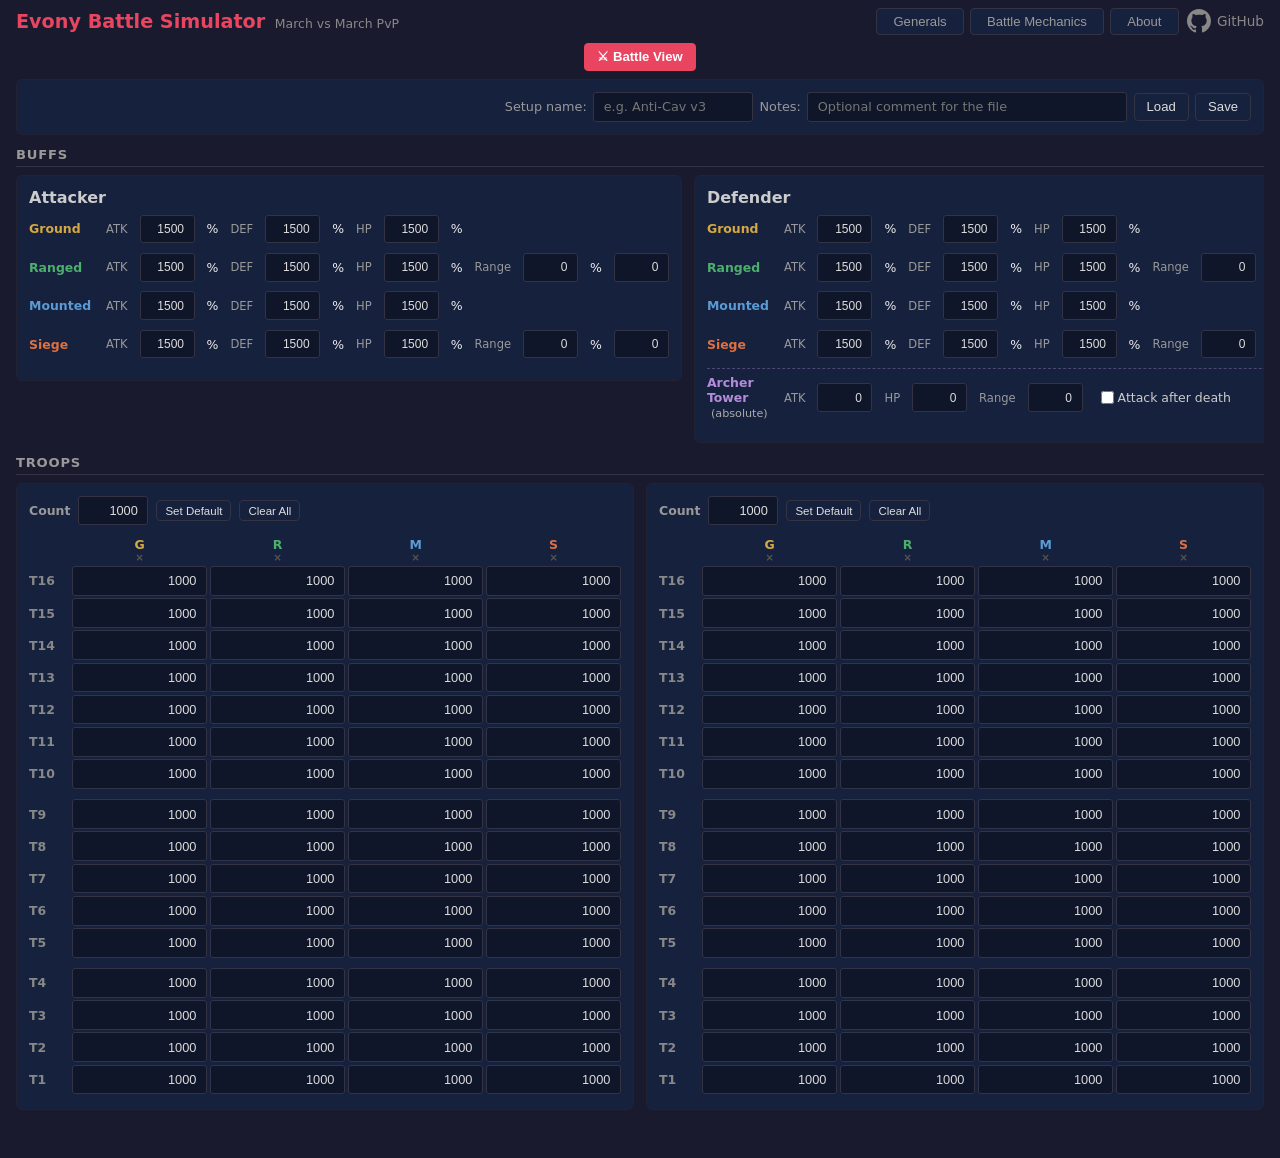
<file: index.html>
<!DOCTYPE html>
<html lang="en">
<head>
    <meta charset="UTF-8">
    <meta name="viewport" content="width=device-width, initial-scale=1.0">
    <title>Evony Battle Simulator — PvP March vs March Combat Simulator</title>
    <meta name="description" content="Free browser-based Evony battle simulator. Model march-vs-march PvP combat with troop types T1-T16, buff percentages, spatial battlefield, and step-by-step playback. No downloads required.">
    <meta name="keywords" content="Evony, battle simulator, PvP, march vs march, troop calculator, Evony The King's Return, combat simulator, battle mechanics">
    <meta name="author" content="slowmock-a11y">
    <meta property="og:title" content="Evony Battle Simulator — PvP March vs March Combat Simulator">
    <meta property="og:description" content="Free browser-based Evony battle simulator. Model march-vs-march PvP combat with troop types T1-T16, buff percentages, spatial battlefield, and step-by-step playback.">
    <meta property="og:type" content="website">
    <meta property="og:url" content="https://slowmock-a11y.github.io/evony-battle-simulator/">
    <meta property="og:image" content="https://slowmock-a11y.github.io/evony-battle-simulator/screenshot.png">
    <meta name="twitter:card" content="summary_large_image">
    <meta name="twitter:title" content="Evony Battle Simulator — PvP Combat Simulator">
    <meta name="twitter:description" content="Free browser-based Evony battle simulator. Model march-vs-march PvP combat with spatial battlefield and step-by-step playback.">
    <meta name="twitter:image" content="https://slowmock-a11y.github.io/evony-battle-simulator/screenshot.png">
    <link rel="canonical" href="https://slowmock-a11y.github.io/evony-battle-simulator/">
    <link rel="manifest" href="manifest.json">
    <script type="application/ld+json">
    {
      "@context": "https://schema.org",
      "@type": "WebApplication",
      "name": "Evony Battle Simulator",
      "description": "Free browser-based Evony battle simulator. Model march-vs-march PvP combat with troop types T1-T16, buff percentages, spatial battlefield, and step-by-step playback.",
      "url": "https://slowmock-a11y.github.io/evony-battle-simulator/",
      "applicationCategory": "GameApplication",
      "operatingSystem": "Any",
      "browserRequirements": "Requires a modern browser with JavaScript enabled",
      "isAccessibleForFree": true,
      "offers": {
        "@type": "Offer",
        "price": "0",
        "priceCurrency": "USD"
      }
    }
    </script>
    <link rel="stylesheet" href="css/style.css?v=49ed5b0">
</head>
<body>
    <header>
        <div class="header-left">
            <h1>Evony Battle Simulator</h1>
            <p class="subtitle">March vs March PvP</p>
        </div>
        <div class="header-right">
            <nav class="view-tabs">
                <button class="view-tab" data-view="generals">Generals</button>
                <button class="view-tab" data-view="mechanics">Battle Mechanics</button>
                <button class="view-tab" data-view="about">About</button>
            </nav>
            <a href="https://github.com/slowmock-a11y/evony-battle-simulator" target="_blank" class="github-link" title="View on GitHub">
                <svg height="24" width="24" viewBox="0 0 16 16" fill="currentColor"><path d="M8 0C3.58 0 0 3.58 0 8c0 3.54 2.29 6.53 5.47 7.59.4.07.55-.17.55-.38 0-.19-.01-.82-.01-1.49-2.01.37-2.53-.49-2.69-.94-.09-.23-.48-.94-.82-1.13-.28-.15-.68-.52-.01-.53.63-.01 1.08.58 1.23.82.72 1.21 1.87.87 2.33.66.07-.52.28-.87.51-1.07-1.78-.2-3.64-.89-3.64-3.95 0-.87.31-1.59.82-2.15-.08-.2-.36-1.02.08-2.12 0 0 .67-.21 2.2.82.64-.18 1.32-.27 2-.27s1.36.09 2 .27c1.53-1.04 2.2-.82 2.2-.82.44 1.1.16 1.92.08 2.12.51.56.82 1.27.82 2.15 0 3.07-1.87 3.75-3.65 3.95.29.25.54.73.54 1.48 0 1.07-.01 1.93-.01 2.2 0 .21.15.46.55.38A8.01 8.01 0 0016 8c0-4.42-3.58-8-8-8z"/></svg>
                GitHub
            </a>
        </div>
    </header>

    <main>
        <div id="view-simulator">
        <div class="battle-view-btn-row">
            <button id="btn-battle-view" class="btn btn-primary">&#9876; Battle View</button>
        </div>

        <section id="setup-controls" class="setup-controls">
            <div id="setup-warning" class="setup-warning" style="display:none"></div>
            <div id="setup-fallback-note" class="setup-fallback-note" style="display:none">
                Your browser does not support save-back; downloads land in your Downloads folder.
            </div>
            <div class="setup-row">
                <label for="setup-name">Setup name:</label>
                <input type="text" id="setup-name" placeholder="e.g. Anti-Cav v3" />
                <label for="setup-notes">Notes:</label>
                <input type="text" id="setup-notes" placeholder="Optional comment for the file" />
                <button type="button" id="setup-load" class="btn">Load</button>
                <button type="button" id="setup-save" class="btn">Save</button>
            </div>
            <input type="file" id="setup-file-fallback" accept=".json,application/json" style="display:none" />
        </section>

        <section class="army-setup">
            <h3 class="section-divider">Buffs</h3>
            <div class="army-row">
                <div class="army-col army-panel">
                    <h2>Attacker</h2>
                    <div class="buff-section" data-for="attacker-panel"></div>
                </div>
                <div class="army-col army-panel">
                    <h2>Defender</h2>
                    <div class="buff-section" data-for="defender-panel"></div>
                </div>
            </div>

            <h3 class="section-divider">Troops</h3>
            <div class="army-row">
                <div class="army-col army-panel">
                    <div class="troop-grid" data-for="attacker-panel"></div>
                </div>
                <div class="army-col army-panel">
                    <div class="troop-grid" data-for="defender-panel"></div>
                </div>
            </div>
        </section>

        <section class="controls-bar">
            <div class="playback-buttons">
                <button id="btn-step" class="btn">&#9654; Step</button>
                <button id="btn-round" class="btn">&#9654;&#9654; Round</button>
                <button id="btn-full" class="btn">&#9654;&#9654;&#9654; Full Battle</button>
            </div>
            <div class="speed-control">
                <label>Speed:</label>
                <input type="range" id="speed-slider" min="50" max="1000" value="200" step="50" />
                <span id="speed-label">200ms</span>
                <label>Max Rounds:</label>
                <input type="number" id="max-rounds" min="1" max="1000" value="100" style="width:60px" />
                <button id="btn-reset" class="btn btn-danger">&#8634; Reset</button>
            </div>
        </section>

        <section class="phase-indicator" id="phase-indicator">
            <span class="round-label" id="round-label">Round 1</span>
            <span class="phase-dot" data-phase="SIEGE">Siege</span>
            <span class="phase-dot" data-phase="RANGED">Ranged</span>
            <span class="phase-dot" data-phase="MOUNTED">Mounted</span>
            <span class="phase-dot" data-phase="GROUND">Ground</span>
            <span class="phase-dot" data-phase="ARCHER_TOWER">Archer Tower</span>
        </section>

        <section class="battlefield-area">
            <div id="battlefield" class="battlefield"></div>
            <div id="attack-info" class="attack-info-panel">&nbsp;</div>
        </section>

        <section class="summary-bar" id="summary-bar"></section>

        <section class="bottom-panels">
            <div class="battle-log-panel">
                <div class="log-header">
                    <h3>Battle Log</h3>
                    <div class="log-filters">
                        <select id="log-filter-type">
                            <option value="">All Types</option>
                            <option value="SIEGE">Siege</option>
                            <option value="RANGED">Ranged</option>
                            <option value="MOUNTED">Mounted</option>
                            <option value="GROUND">Ground</option>
                            <option value="ARCHER_TOWER">Archer Tower</option>
                        </select>
                        <select id="log-filter-round"><option value="">All Rounds</option></select>
                        <label><input type="checkbox" id="log-filter-att" checked /> ATT</label>
                        <label><input type="checkbox" id="log-filter-def" checked /> DEF</label>
                    </div>
                </div>
                <div id="battle-log" class="battle-log"></div>
            </div>
            <div class="comparison-panel" id="comparison-panel"></div>
        </section>
        </div><!-- /view-simulator -->

        <div id="view-about" class="info-page" style="display:none">
            <section class="info-content">
                <a href="#" class="back-link" data-view="simulator">&#8592; Back to Setup</a>
                <h2>About</h2>
                <blockquote style="border-left: 3px solid #5b9bd5; padding: 0.5rem 1rem; margin: 1rem 0; font-style: italic; color: #bbb;">
                    &ldquo;Evony &mdash; A war game full of adults acting like children throwing away tons of money to fill in that void of acceptance in their lives.&rdquo;
                    <footer style="margin-top: 0.5rem; font-style: normal; font-size: 0.85rem; color: #888;">
                        &mdash; <a href="https://youtu.be/V5wld-IB3j4?t=25" target="_blank" rel="noopener" style="color:#5b9bd5;">Derrick Defies</a>
                    </footer>
                </blockquote>
                <p class="info-lead">
                    The <strong>Evony Battle Simulator</strong> models march-vs-march PvP combat using community-researched battle mechanics.
                    Configure two armies, set buff percentages, and watch the engagement unfold step-by-step on a spatial battlefield.
                </p>
                <p class="info-lead" style="color:#e9a045;">
                    <strong>Work in progress:</strong> The battle mechanics are based on the best community research available,
                    but many facts are still unclear, missing, or approximated.
                    If you have corrections, better data, or suggestions, please
                    <a href="https://github.com/slowmock-a11y/evony-battle-simulator/issues" target="_blank" rel="noopener" style="color:#5b9bd5;">open an issue</a>,
                    <a href="https://github.com/slowmock-a11y/evony-battle-simulator/discussions" target="_blank" rel="noopener" style="color:#5b9bd5;">join the discussion</a>,
                    or submit a pull request &mdash; all contributions are welcome.
                </p>

                <h3>Key Features</h3>
                <ul class="info-list">
                    <li><strong>Army Configuration</strong> &mdash; Set troop counts per type and tier (T1&ndash;T16) for attacker and defender, with ATK/DEF/HP buff percentages per troop type.</li>
                    <li><strong>Step / Round / Full Playback</strong> &mdash; Advance the battle one attack at a time, one full round, or run to completion, with adjustable speed.</li>
                    <li><strong>Spatial Battlefield</strong> &mdash; A 1500-unit linear field with troop movement, range indicators, and attack arrows. (Field length is currently <a href="#" data-view="battlefield-investigation" style="color:#e9a045;">under investigation</a> &mdash; a competing hypothesis says field = max base range + 200.)</li>
                    <li><strong>Battle Log &amp; Summary</strong> &mdash; Filterable log of every attack event, plus a side-by-side loss comparison panel.</li>
                </ul>

                <h3>Not Yet Modeled</h3>
                <p>These real-game mechanics are excluded from the current simulator:</p>
                <ul class="info-list info-list-muted">
                    <li>Generals (base stats, ascending stars)</li>
                    <li>General Skills &amp; Specialties</li>
                    <li>Equipment on generals</li>
                    <li>Research / Technology buffs</li>
                    <li>Civilization &amp; Alliance buffs</li>
                    <li>Monarch Gear &amp; Sub-city buffs</li>
                    <li>Wounded / Killed ratio</li>
                    <li>Wall / Trap mechanics (city attacks only)</li>
                    <li>Rally mechanics (multi-march)</li>
                </ul>

                <h3>Links</h3>
                <ul class="info-list">
                    <li><a href="https://github.com/slowmock-a11y/evony-battle-simulator" target="_blank" rel="noopener" style="color:#5b9bd5;">GitHub Repository</a> &mdash; Source code, issues, and pull requests</li>
                    <li><a href="https://github.com/slowmock-a11y/evony-battle-simulator/discussions" target="_blank" rel="noopener" style="color:#5b9bd5;">Discussions</a> &mdash; Ask questions, share ideas, and discuss battle mechanics</li>
                </ul>
            </section>
        </div><!-- /view-about -->

        <div id="view-mechanics" class="info-page" style="display:none">
            <section class="info-content">
                <a href="#" class="back-link" data-view="simulator">&#8592; Back to Setup</a>
                <h2>Battle Mechanics Fact Sheet</h2>
                <p class="info-lead">
                    Reference for the simulation rules. Sources: community research, in-game observation,
                    and community sites listed below.
                </p>

                <!-- Troop Types -->
                <h3>Troop Types</h3>
                <p>Four troop types, each with tiers T1 through T16 (T16 unlocks at Workshop L45). Each type fills a distinct battlefield role:</p>
                <table class="info-table">
                    <thead>
                        <tr><th>Type</th><th>Role</th><th>Key Trait</th><th>Speed</th><th>Range</th></tr>
                    </thead>
                    <tbody>
                        <tr><td class="color-ground">Ground</td><td>Tank</td><td>Highest DEF (~3&times; ATK), highest HP (~6&times; ATK)</td><td>350</td><td>50</td></tr>
                        <tr><td class="color-ranged">Ranged</td><td>Balanced</td><td>ATK &asymp; DEF, moderate HP (~2&times; ATK)</td><td>100</td><td>500</td></tr>
                        <tr><td class="color-mounted">Mounted</td><td>Striker</td><td>Highest ATK, fastest unit in the game</td><td>300</td><td>50</td></tr>
                        <tr><td class="color-siege">Siege</td><td>Glass Cannon</td><td>Lowest stats overall, extreme range</td><td>75 (T1&ndash;T15), 76 (T16)</td><td>900&ndash;1400</td></tr>
                    </tbody>
                </table>
                <p>Speed and range are constant across all tiers for a given type. Only ATK, DEF, and HP scale with tier. Siege has two exceptions &mdash; its range increases in tier brackets (T1&ndash;T4: 900, T5&ndash;T8: 1000, T9&ndash;T10: 1100, T11&ndash;T12: 1200, T13&ndash;T16: 1400), and its speed steps from 75 to 76 at T16. Values use actual game-DB data (UI displays inflated numbers).</p>
                <p class="info-note">Notable: Siege ATK = Siege HP at every tier T1&ndash;T15. Exception at T16: ATK 4,440 &ne; HP 4,400. Ground HP is roughly 6&times; its ATK at every tier.</p>
                <p class="info-section-refs">
                    Sources:
                    <a href="https://theriagames.com/guide/troop-base-stats/" target="_blank" rel="noopener">Theria Games &mdash; Troop Base Stats</a> &bull;
                    <a href="https://evonyguidewiki.com/en/troop-type-en/" target="_blank" rel="noopener">Evony Guide Wiki &mdash; Troop Types</a>
                </p>

                <!-- Phase Order -->
                <h3>Phase Order (Attack Sequence)</h3>
                <p>Each round is divided into four phases. Troops attack sequentially by actual speed (fastest first). When speeds tie, the defender acts first:</p>
                <table class="info-table">
                    <thead>
                        <tr><th>Phase</th><th>Type</th><th>Speed</th><th>Rationale</th></tr>
                    </thead>
                    <tbody>
                        <tr><td>1</td><td class="color-ground">Ground</td><td>350</td><td>Fastest actual speed</td></tr>
                        <tr><td>2</td><td class="color-mounted">Mounted</td><td>300</td><td>Second fastest</td></tr>
                        <tr><td>3</td><td class="color-ranged">Ranged</td><td>100</td><td>Third</td></tr>
                        <tr><td>4</td><td class="color-siege">Siege</td><td>75</td><td>Slowest</td></tr>
                    </tbody>
                </table>
                <p><strong>Within each phase:</strong> The troop taking its turn strikes first; the target's <em>surviving</em> troops counter-strike after. Counter-strikes are range-gated &mdash; a troop can only counter-strike if the attacker is within its own actual range (e.g. Ground and Mounted at range 50 cannot counter-strike Ranged or Siege firing from farther away).</p>
                <p><strong>Within a side (same type, multiple tiers):</strong> Higher tiers attack before lower tiers, dealing damage with better stats first.</p>
                <p class="info-section-refs">
                    Sources:
                    <a href="https://www.evonytips.com/index/strategy/how-the-battles-work-battle-mechanics" target="_blank" rel="noopener">EvonyTips &mdash; How Battles Work</a> &bull;
                    <a href="https://www.server806.com/post/battle-mechanics" target="_blank" rel="noopener">Server 806 &mdash; Battle Mechanics</a>
                </p>

                <!-- Battlefield & Movement -->
                <h3>Battlefield &amp; Movement</h3>
                <p>Linear battlefield. Attacker starts at position 0, defender at the far end. Each troop type has its own independent position (8 positions total: 4 per side).</p>
                <p style="color:#e9a045;"><strong>Field length is disputed.</strong> The simulator currently assumes a fixed length of <strong>1,500 units</strong>, but this value has no primary game-database citation. A competing community formula proposes a dynamic field: <code>max(base range of any troop type present) + 200</code>, which would range from 250 (pure melee) to 1,600 (with T13+ Siege present). The two hypotheses are mutually exclusive &mdash; no troop composition yields exactly 1,500 under the dynamic formula. Until an in-game test resolves this, the 1,500 value should be treated as provisional. See the <a href="#" data-view="battlefield-investigation" style="color:#5b9bd5;">battlefield-length investigation page</a> for the two hypotheses, the differential test protocol, and how to share your findings.</p>
                <div class="info-diagram">
                    Attacker (0) &mdash;&mdash;&mdash;&mdash;&mdash; 1,500 units* &mdash;&mdash;&mdash;&mdash;&mdash; Defender (1500)<br>
                    <span style="font-size:0.8rem;color:#888;">*provisional &mdash; see disputed-field note above</span>
                </div>
                <p>Each round, <strong>before</strong> attacking, each troop type evaluates movement:</p>
                <ul class="info-list">
                    <li><strong>Check:</strong> Is any enemy unit within range from current position?</li>
                    <li><strong>Yes &rarr; Hold.</strong> Stay at current position and fire at the highest-priority target in range.</li>
                    <li><strong>No &rarr; Advance.</strong> Move forward by <em>speed</em> units toward the enemy. Fire if a target is now in range.</li>
                </ul>
                <p><strong>Key rules:</strong></p>
                <ul class="info-list">
                    <li><strong>Speed = distance per round.</strong> Ground moves 350 units/round, Mounted 300, Ranged 100, Siege 75.</li>
                    <li><strong>Direction is always forward.</strong> Troops never reverse or retreat.</li>
                    <li><strong>Minimum-distance movement:</strong> Troops move only the minimum distance needed to bring the highest-priority target into actual range. They don't blindly advance full speed.</li>
                    <li><strong>Effective range = speed + range:</strong> Determines detection distance for movement decisions, not firing distance.</li>
                    <li><strong>Hold triggers on any enemy in range</strong>, not just the priority target.</li>
                    <li><strong>Melee collision:</strong> When opposing troops would pass through each other, they stop at melee range (50 units apart).</li>
                    <li><strong>Engagement lock:</strong> Once attacking a target type, troops stay locked on until that type is eliminated or a higher-priority type enters effective range.</li>
                </ul>
                <p><strong>Typical engagement timeline (assuming the provisional 1,500-unit field, both sides identical):</strong></p>
                <ul class="info-list info-list-muted">
                    <li>Round 1: Siege detects approaching troops. Ground/Mounted advance.</li>
                    <li>Round 2: Mounted pairs close to melee near midfield.</li>
                    <li>Round 3: Ground pairs lock in melee.</li>
                    <li>Round ~5: Ranged reach engagement range.</li>
                </ul>
                <p class="info-note">Timeline reflects the 1,500-unit assumption. Under the competing dynamic-field hypothesis, matchups without T13+ Siege would collapse the cascade substantially &mdash; e.g. Ranged pairs could engage as early as Round 1 on a 700-unit field. All other values use actual game-DB data (UI displays inflated numbers for some stats).</p>
                <p class="info-section-refs">
                    Sources:
                    <a href="https://www.evonytips.com/index/strategy/how-the-battles-work-battle-mechanics" target="_blank" rel="noopener">EvonyTips &mdash; How Battles Work</a> &bull;
                    <a href="https://theriagames.com/guide/layers/" target="_blank" rel="noopener">Theria Games &mdash; Layers Guide</a>
                </p>

                <!-- Archer Tower -->
                <h3>Archer Tower</h3>
                <p>A defender-only static fixture configured by three absolute-value inputs (ATK, HP, Range) plus an "Attack after death" toggle in the defender Buff section. AT has no DEF, no count, no tier — it is a single fortified position at the wall.</p>
                <p><strong>Confirmed simulator behaviour:</strong></p>
                <ul class="info-list">
                    <li><strong>Defender-only.</strong> The attacker side has no AT inputs, no AT engine layer, and no AT marker on the battlefield.</li>
                    <li><strong>Three absolute inputs.</strong> ATK / HP / Range are typed values, not percentages. No DEF, no troop count, no tier.</li>
                    <li><strong>Stationary at the defender edge.</strong> Position is fixed at the back of the field; AT never moves.</li>
                    <li><strong>Fires in the new ARCHER_TOWER tail phase.</strong> Per round the phase order becomes Ground &rarr; Mounted &rarr; Ranged &rarr; Siege &rarr; <span class="color-archer-tower">Archer Tower</span>.</li>
                    <li><strong>Counter-strikes when in range.</strong> Same range-gated rule as troops &mdash; AT only counters if the attacker is within AT's range.</li>
                    <li><strong>Counts toward defender alive.</strong> A defender with no troops but a live AT keeps the battle going until AT is destroyed.</li>
                </ul>
                <p style="color:#e9a045;"><strong>Unverified facts</strong> &mdash; the following defaults are provisional. <a href="#" data-view="archer-tower-investigation" style="color:#5b9bd5;">See the Archer Tower investigation page</a> for hypotheses and differential test protocols.</p>
                <ul class="info-list">
                    <li style="color:#e9a045;"><strong>Do defender %-buffs scale AT?</strong> Currently NO &mdash; AT.atk / HP / Range use the user's typed values exactly. <a href="#" data-view="archer-tower-investigation" style="color:#5b9bd5;">[investigate]</a></li>
                    <li style="color:#e9a045;"><strong>Phantom-fire timing.</strong> The "Attack after death" toggle controls whether AT fires one final volley on the round it dies (toggle on) or stops immediately (toggle off). Real-game timing unverified. <a href="#" data-view="archer-tower-investigation" style="color:#5b9bd5;">[investigate]</a></li>
                    <li style="color:#e9a045;"><strong>AT targeting chain.</strong> Default mirrors Ranged: Mounted &rarr; Ranged &rarr; Ground &rarr; Siege. Whether real-game AT prioritizes differently is unknown. <a href="#" data-view="archer-tower-investigation" style="color:#5b9bd5;">[investigate]</a></li>
                    <li style="color:#e9a045;"><strong>AT-as-attacker multipliers (5 cells).</strong> AT row in the damage matrix mirrors the Ranged row. <a href="#" data-view="archer-tower-investigation" style="color:#5b9bd5;">[investigate]</a></li>
                    <li style="color:#e9a045;"><strong>AT-as-target multipliers (4 cells).</strong> AT column entries equal the Ranged column entries. <a href="#" data-view="archer-tower-investigation" style="color:#5b9bd5;">[investigate]</a></li>
                    <li style="color:#e9a045;"><strong>AT.def = 0 hypothesis.</strong> Engine treats AT defence as 0 (only HP soaks damage). Hidden DEF in the real game has not been ruled out. <a href="#" data-view="archer-tower-investigation" style="color:#5b9bd5;">[investigate]</a></li>
                    <li style="color:#e9a045;"><strong>Wall-level &rarr; AT-stat formula.</strong> Out of scope for this change. AT inputs stay absolute; a future change may auto-derive them from Wall level. <a href="#" data-view="archer-tower-investigation" style="color:#5b9bd5;">[investigate]</a></li>
                </ul>

                <!-- Targeting Priority -->
                <h3>Targeting Priority</h3>
                <p>Each troop type has a fixed priority chain determining <strong>who</strong> it attacks. If the #1 target is dead or out of range, it falls through to #2, then #3, etc.</p>
                <table class="info-table">
                    <thead>
                        <tr><th>Attacker &#x2193; / Target &rarr;</th><th class="color-siege">Siege</th><th class="color-ranged">Ranged</th><th class="color-mounted">Mounted</th><th class="color-ground">Ground</th><th class="color-archer-tower">AT*</th></tr>
                    </thead>
                    <tbody>
                        <tr><td class="color-siege"><strong>Siege</strong></td><td>1</td><td>2</td><td>4</td><td>3</td><td>5*</td></tr>
                        <tr><td class="color-ranged"><strong>Ranged</strong></td><td>4</td><td>2</td><td>1</td><td>3</td><td>5*</td></tr>
                        <tr><td class="color-mounted"><strong>Mounted</strong></td><td>2</td><td>4</td><td>3</td><td>1</td><td>5*</td></tr>
                        <tr><td class="color-ground"><strong>Ground</strong></td><td>2</td><td>1</td><td>4</td><td>3</td><td>5*</td></tr>
                        <tr><td class="color-archer-tower"><strong>Archer Tower*</strong></td><td>4*</td><td>2*</td><td>1*</td><td>3*</td><td>&mdash;</td></tr>
                    </tbody>
                </table>
                <p style="color:#e9a045;"><strong>*PROVISIONAL</strong> &mdash; AT row and AT column values are defaults that mirror the Ranged chain. <a href="#" data-view="archer-tower-investigation" style="color:#5b9bd5;">See the Archer Tower investigation page</a>.</p>
                <div class="info-chains">
                    <span class="color-siege">Siege</span> &rarr; Siege, Ranged, Ground, Mounted<br>
                    <span class="color-ranged">Ranged</span> &rarr; Mounted, Ranged, Ground, Siege<br>
                    <span class="color-mounted">Mounted</span> &rarr; Ground, Siege, Mounted, Ranged<br>
                    <span class="color-ground">Ground</span> &rarr; Ranged, Siege, Ground, Mounted
                </div>
                <p><strong>Within a priority level</strong> (e.g. multiple tiers of the same type): the highest tier is targeted first, then the largest troop count.</p>
                <p class="info-section-refs">
                    Sources:
                    <a href="https://www.evonyanswers.com/forum/evony-battle-mechanics/in-battle-mechanics-for-ground-troops" target="_blank" rel="noopener">Evony Answers &mdash; Ground</a> &bull;
                    <a href="https://www.evonyanswers.com/forum/evony-battle-mechanics/in-battle-mechanics-for-ranged-troops" target="_blank" rel="noopener">Ranged</a> &bull;
                    <a href="https://www.evonyanswers.com/forum/evony-battle-mechanics/in-battle-mechanics-for-mounted-troops" target="_blank" rel="noopener">Mounted</a> &bull;
                    <a href="https://www.evonyanswers.com/forum/evony-battle-mechanics/in-battle-mechanics-for-siege-troops" target="_blank" rel="noopener">Siege</a>
                </p>

                <!-- Damage Formula -->
                <h3>Damage Formula</h3>
                <div class="info-formula">
                    damage = troopCount &times; ATK &times; modifier &times; ATK / (ATK + DEF)<br>
                    kills &nbsp;= floor(damage / target_HP)
                </div>
                <ul class="info-list">
                    <li><strong>troopCount</strong> &mdash; surviving count of the attacking layer</li>
                    <li><strong>ATK</strong> &mdash; per-troop attack stat of the attacker (base &times; (1 + buff%))</li>
                    <li><strong>DEF</strong> &mdash; per-troop defense stat of the target (base &times; (1 + buff%))</li>
                    <li><strong>modifier</strong> &mdash; type matchup multiplier (see below)</li>
                    <li><strong>target_HP</strong> &mdash; per-troop HP of the target (base &times; (1 + buff%))</li>
                </ul>
                <p>The <code>ATK/(ATK+DEF)</code> ratio ensures damage is always &gt; 0 (no zero-damage edge cases), and high DEF reduces damage proportionally rather than by flat subtraction. The ratio is always between 0 and 1.</p>
                <p class="info-note">Buff percentages are additive: a 50% ATK buff on a T14 Mounted (base 6670 ATK) yields 6670 &times; 1.50 = 10,005 effective ATK.</p>
                <p class="info-section-refs">
                    Sources:
                    <a href="https://evonyguidewiki.com/en/monster-battle-mechanics-en/" target="_blank" rel="noopener">Evony Guide Wiki &mdash; Battle Mechanics</a> &bull;
                    <a href="https://evonyguidewiki.com/en/buff_debuff_basic_guide-en/" target="_blank" rel="noopener">Evony Guide Wiki &mdash; Buff/Debuff Guide</a>
                </p>

                <!-- Damage Multipliers -->
                <h3>Damage Multipliers</h3>
                <p>Tier-dependent 4&times;4 coefficient matrices. The counter triangle gives bonuses <em>and</em> reverse penalties. Siege is offensively weak against everything. Two cells change at T11+.</p>
                <h4>T1&ndash;T10</h4>
                <table class="info-table">
                    <thead>
                        <tr><th>Attacker &darr; \ Target &rarr;</th><th><span class="color-ground">Ground</span></th><th><span class="color-ranged">Ranged</span></th><th><span class="color-mounted">Mounted</span></th><th><span class="color-siege">Siege</span></th><th><span class="color-archer-tower">AT*</span></th></tr>
                    </thead>
                    <tbody>
                        <tr><td><span class="color-ground">Ground</span></td><td>1.0&times;</td><td>1.2&times;</td><td>0.7&times;</td><td>1.1&times;</td><td>1.2&times;*</td></tr>
                        <tr><td><span class="color-ranged">Ranged</span></td><td>0.8&times;</td><td>1.0&times;</td><td>1.2&times;</td><td>1.1&times;</td><td>1.0&times;*</td></tr>
                        <tr><td><span class="color-mounted">Mounted</span></td><td>1.2&times;</td><td>0.8&times;</td><td>1.0&times;</td><td>0.9&times;</td><td>0.8&times;*</td></tr>
                        <tr><td><span class="color-siege">Siege</span></td><td>0.35&times;</td><td>0.4&times;</td><td>0.3&times;</td><td>0.5&times;</td><td>0.4&times;*</td></tr>
                        <tr><td><span class="color-archer-tower">Archer Tower*</span></td><td>0.8&times;*</td><td>1.0&times;*</td><td>1.2&times;*</td><td>1.1&times;*</td><td>1.0&times;*</td></tr>
                    </tbody>
                </table>
                <h4>T11&ndash;T16</h4>
                <table class="info-table">
                    <thead>
                        <tr><th>Attacker &darr; \ Target &rarr;</th><th><span class="color-ground">Ground</span></th><th><span class="color-ranged">Ranged</span></th><th><span class="color-mounted">Mounted</span></th><th><span class="color-siege">Siege</span></th><th><span class="color-archer-tower">AT*</span></th></tr>
                    </thead>
                    <tbody>
                        <tr><td><span class="color-ground">Ground</span></td><td>1.0&times;</td><td>1.2&times;</td><td>0.7&times;</td><td>1.1&times;</td><td>1.2&times;*</td></tr>
                        <tr><td><span class="color-ranged">Ranged</span></td><td>0.8&times;</td><td>1.0&times;</td><td>1.2&times;</td><td>1.1&times;</td><td>1.0&times;*</td></tr>
                        <tr><td><span class="color-mounted">Mounted</span></td><td>1.2&times;</td><td>0.8&times;</td><td>1.0&times;</td><td><strong>1.1&times;</strong></td><td>0.8&times;*</td></tr>
                        <tr><td><span class="color-siege">Siege</span></td><td>0.35&times;</td><td>0.4&times;</td><td>0.3&times;</td><td><strong>0.6&times;</strong></td><td>0.4&times;*</td></tr>
                        <tr><td><span class="color-archer-tower">Archer Tower*</span></td><td>0.8&times;*</td><td>1.0&times;*</td><td>1.2&times;*</td><td>1.1&times;*</td><td>1.0&times;*</td></tr>
                    </tbody>
                </table>
                <p style="color:#e9a045;"><strong>*PROVISIONAL</strong> &mdash; AT row and column values mirror the Ranged row/column as defaults. <a href="#" data-view="archer-tower-investigation" style="color:#5b9bd5;">See the Archer Tower investigation page</a> for the differential test protocols.</p>
                <div class="info-diagram">
                    Ranged &mdash;1.2&times;&rarr; Mounted &mdash;1.2&times;&rarr; Ground &mdash;1.2&times;&rarr; Ranged<br>
                    (reverse: 0.8&times; / 0.7&times; / 0.8&times;)
                </div>
                <p class="info-section-refs">
                    Sources:
                    <a href="https://www.server806.com/post/battle-mechanics" target="_blank" rel="noopener">Server 806 &mdash; Battle Mechanics</a> &bull;
                    <a href="https://topgamesinc.zendesk.com/hc/en-us/articles/360047535191-About-Evony-Battle-Mechanics" target="_blank" rel="noopener">Top Games (Official) &mdash; Battle Mechanics</a>
                </p>

                <!-- Battle End -->
                <h3>Battle End Condition</h3>
                <p>The battle ends when one side has <strong>zero troops remaining</strong>. The surviving side is declared the winner.</p>
                <p class="info-note">Whether field march-vs-march battles have a fixed round cap (community often cites 4 rounds for certain battle types) is unconfirmed for open-field PvP. This simulator runs until one side is eliminated.</p>

                <!-- Open Questions -->
                <h3>Open Questions</h3>
                <p>Mechanics where community evidence is inconclusive or contradictory:</p>
                <ul class="info-list">
                    <li><strong>Starting distance</strong> &mdash; Do all troop types start at the same distance from the enemy, or do they start at different positions based on their range? Visual evidence suggests troops may fan out by range, which would affect how quickly melee units engage.
                        <br><span class="info-note">Ref: <a href="https://youtu.be/V5wld-IB3j4?t=93" target="_blank" rel="noopener">YouTube &mdash; Battle formation analysis (1:33)</a></span>
                    </li>
                </ul>

                <!-- Not Yet Modeled -->
                <h3>Not Yet Modeled</h3>
                <p>These real-game mechanics are excluded from the current simulator:</p>
                <ul class="info-list info-list-muted">
                    <li>Generals (base stats, ascending stars, skills, specialties)</li>
                    <li>Equipment on generals</li>
                    <li>Research / Technology buffs</li>
                    <li>Civilization &amp; Alliance buffs</li>
                    <li>Monarch Gear &amp; Sub-city buffs</li>
                    <li>Wounded / Killed ratio (all losses are treated as kills)</li>
                    <li>Wall / Trap mechanics (city attacks only)</li>
                    <li>Rally mechanics (multi-march)</li>
                </ul>

                <!-- References -->
                <h3>References &amp; Resources</h3>
                <ul class="info-refs">
                    <li><a href="https://theriagames.com/evony-guides/" target="_blank" rel="noopener">Theria Games &mdash; Evony Guides Collection</a> (troop stats, layers, buffs, calculators)</li>
                    <li><a href="https://theriagames.com/guide/troop-base-stats/" target="_blank" rel="noopener">Theria Games &mdash; Troop Base Stats</a> (complete T1&ndash;T16 stat tables)</li>
                    <li><a href="https://evonyguidewiki.com/en/index-en/" target="_blank" rel="noopener">Evony Guide Wiki</a> (generals, troops, PvP tips, boss mechanics, calculators)</li>
                    <li><a href="https://www.evonytips.com/index/strategy/how-the-battles-work-battle-mechanics" target="_blank" rel="noopener">EvonyTips &mdash; How Battles Work</a> (round structure, movement, attack sequence)</li>
                    <li><a href="https://www.evonyanswers.com/forum/evony-battle-mechanics/" target="_blank" rel="noopener">Evony Answers &mdash; Battle Mechanics Forum</a> (per-troop-type targeting &amp; damage coefficients)</li>
                    <li><a href="https://www.server806.com/post/battle-mechanics" target="_blank" rel="noopener">Server 806 &mdash; Battle Mechanics</a> (battlefield length, counter triangle, range/speed)</li>
                    <li><a href="https://topgamesinc.zendesk.com/hc/en-us/articles/360047535191-About-Evony-Battle-Mechanics" target="_blank" rel="noopener">Top Games (Official) &mdash; About Battle Mechanics</a> (developer statement on counters)</li>
                    <li><a href="https://www.evonytkrguide.com/guides/evony-tkr-guide-troop-layers-for-attack-defense" target="_blank" rel="noopener">Evony TKR Guide &mdash; Troop Layers</a> (practical layering for offense &amp; defense)</li>
                    <li><a href="https://evonyguidewiki.com/en/buff_debuff_basic_guide-en/" target="_blank" rel="noopener">Evony Guide Wiki &mdash; Buff/Debuff Guide</a> (how buffs modify the damage formula)</li>
                </ul>
                <p class="info-note">YouTube: Search for <strong>DerrickD</strong> (damage formula reverse-engineering), <strong>TheRiaGames</strong> (stat tables &amp; layering), and <strong>Gamer Momment</strong> (PvP battle reports) for video explanations of these mechanics.</p>
                <p class="info-section-refs" style="margin-top: 1rem;">
                    This simulator is open source:
                    <a href="https://github.com/slowmock-a11y/evony-battle-simulator" target="_blank" rel="noopener">github.com/slowmock-a11y/evony-battle-simulator</a>
                </p>
            </section>
        </div><!-- /view-mechanics -->

        <div id="view-battlefield-investigation" class="info-page" style="display:none">
            <section class="info-content">
                <a href="#" class="back-link" data-view="mechanics">&#8592; Back to Battle Mechanics</a>
                <h2>Battlefield Length &mdash; Open Investigation</h2>
                <p class="info-lead">
                    This page documents an <strong>unresolved factual uncertainty</strong> in the simulator: the length of the battlefield.
                    The simulator currently uses a fixed value of <strong>1,500 units</strong>, but that value is disputed.
                    Until an in-game test resolves the question, simulated outcomes for matchups where engagement timing matters may be systematically off.
                </p>
                <p class="info-lead" style="color:#e9a045;">
                    <strong>Status (2026-04-17):</strong> open question, confidence LOW. Test protocol defined, awaiting in-game runs.
                </p>

                <h3>Why this matters</h3>
                <p>
                    Battlefield length determines how many rounds of movement each troop type needs before it can fire.
                    A longer field means slower or shorter-range types spend more rounds being shot at before they close to melee.
                    That changes survivor counts in every asymmetric matchup.
                </p>
                <p>
                    The simulator hard-codes <code>BATTLEFIELD_LENGTH = 1500</code> in both <code>js/battle-engine.js</code> and <code>js/battlefield.js</code>.
                    The mechanics fact sheet previously labeled 1500 as &ldquo;confirmed,&rdquo; but that label traces to a single community source chain
                    (<a href="https://www.evonyanswers.com" target="_blank" rel="noopener" style="color:#5b9bd5;">evonyanswers.com</a>
                    citing <a href="https://www.youtube.com/@DerrickDefies" target="_blank" rel="noopener" style="color:#5b9bd5;">@DerrickDefies</a>) without a primary game-database reference.
                </p>

                <h3>The two hypotheses</h3>
                <p><strong>H1 &mdash; Fixed field:</strong></p>
                <div class="info-diagram">
                    BATTLEFIELD_LENGTH = 1500&nbsp;&nbsp;(constant, independent of composition)
                </div>
                <p><strong>H2 &mdash; Dynamic field on base range:</strong></p>
                <div class="info-diagram">
                    BATTLEFIELD_LENGTH = max(base_range(layer) for layer in all_layers_present) + 200
                </div>
                <p>
                    The H2 formula uses <strong>base</strong> range values (Ground 50, Mounted 50, Ranged 500, Siege 900&ndash;1400 by tier band).
                    Range-modifying buffs (research, skills, gear) are explicitly excluded from the formula.
                </p>
                <p>Under H2, field length is matchup-dependent:</p>
                <table class="info-table">
                    <thead>
                        <tr><th>Highest base range present</th><th>Field under H2</th></tr>
                    </thead>
                    <tbody>
                        <tr><td>Melee only (50)</td><td>250</td></tr>
                        <tr><td>+ Ranged (500)</td><td>700</td></tr>
                        <tr><td>+ Siege T1&ndash;T4 (900)</td><td>1,100</td></tr>
                        <tr><td>+ Siege T5&ndash;T8 (1,000)</td><td>1,200</td></tr>
                        <tr><td>+ Siege T9&ndash;T10 (1,100)</td><td>1,300</td></tr>
                        <tr><td>+ Siege T11&ndash;T12 (1,200)</td><td>1,400</td></tr>
                        <tr><td>+ Siege T13&ndash;T16 (1,400)</td><td>1,600</td></tr>
                    </tbody>
                </table>
                <p class="info-note">
                    Notable: no troop-tier combination yields exactly 1,500 under H2.
                    This means at least one of the two hypotheses must be wrong &mdash; they cannot both be correct.
                </p>

                <h3>Why a differential test instead of an absolute prediction</h3>
                <p>
                    In-game battle reports on this server expose <strong>only start counts and final survivor counts</strong> per layer.
                    There is no round counter, no timeline, no per-round damage log.
                    An absolute-prediction test (&ldquo;the sim says 743 Ranged survive; did reality match?&rdquo;) depends on matching every buff,
                    every coefficient, every tier stat exactly. Too brittle.
                </p>
                <p>
                    Instead, we use a <strong>differential test</strong>: run two in-game battles that differ by <strong>one ingredient</strong>,
                    where H1 and H2 disagree about whether that ingredient matters.
                    Buffs held constant between the two runs cancel out. Only the hypothesis-relevant variable drives the delta.
                </p>

                <h3>Test protocol &mdash; the siege-ingredient test</h3>
                <p><strong>Run A (baseline):</strong></p>
                <ul class="info-list">
                    <li>Attacker: 1000 Ranged T1</li>
                    <li>Defender: 1000 Ranged T1</li>
                    <li>Everything else: zero (no Ground, no Mounted, no Siege, no walls, no traps)</li>
                </ul>
                <p><strong>Run B (ingredient added):</strong></p>
                <ul class="info-list">
                    <li>Attacker: 1000 Ranged T1 <strong>+ 1 Siege T13</strong> (single unit, purely to stretch the field under H2)</li>
                    <li>Defender: 1000 Ranged T1 (unchanged)</li>
                    <li>Everything else: zero</li>
                </ul>
                <p>The Siege T13 unit is chosen because:</p>
                <ul class="info-list">
                    <li>Its base range (1,400) is the maximum in-game, so it maximises H2's field-length jump: <strong>700 &rarr; 1,600</strong>.</li>
                    <li>A count of 1 contributes negligibly to damage output (1 &times; 2,780 ATK &lt;&lt; 1000 &times; 130 &times; 0.29 Ranged mutual output), so its direct combat effect is below the noise floor.</li>
                    <li>T13 is more accessible than T14&ndash;T16 for most players; T14/T15/T16 would also work and are interchangeable from a range standpoint (all are 1,400).</li>
                </ul>

                <h3>Predicted outcomes</h3>
                <table class="info-table">
                    <thead>
                        <tr><th></th><th>H1: field = 1500</th><th>H2: field = max_base_range + 200</th></tr>
                    </thead>
                    <tbody>
                        <tr>
                            <td><strong>Run A</strong> (Ranged only)</td>
                            <td>Field 1500. Ranged fires starting round ~5, battle continues to exhaustion.</td>
                            <td>Field = 500+200 = 700. Ranged fires starting round 1. More firing rounds &rarr; much deeper mutual attrition.</td>
                        </tr>
                        <tr>
                            <td><strong>Run B</strong> (Ranged + 1 Siege T13)</td>
                            <td>Field 1500 (unchanged). Single siege unit is irrelevant. Essentially identical to Run A.</td>
                            <td>Field = 1400+200 = 1,600. Ranged now needs ~6 rounds to close. Fewer firing rounds &rarr; less attrition than Run A.</td>
                        </tr>
                        <tr>
                            <td><strong>&Delta; (B &minus; A) Ranged casualties</strong></td>
                            <td>&asymp; 0 (within RNG noise)</td>
                            <td>Clearly negative (Run B preserves more Ranged than Run A)</td>
                        </tr>
                    </tbody>
                </table>
                <p>
                    The adjudicating signal: <strong>does adding a single Siege T13 to one side of a pure-Ranged matchup change Ranged survivor counts?</strong>
                    H1 says no. H2 says yes, materially.
                </p>

                <h3>Controlling for buffs</h3>
                <p>Both A and B runs must use:</p>
                <ul class="info-list">
                    <li>The <strong>same general</strong> on both sides if possible (alliance partner uses the same level/skill configuration for both), OR the same two generals across runs (do not swap between A and B).</li>
                    <li><strong>No Range-affecting research, skills, gear, or sub-city tech active on either side.</strong> H2 is defined on base range; if Range is buffed, the field length under H2 is no longer cleanly predictable from the formula.</li>
                    <li>Preferably: low-tier general, no specialties activated, no monarch gear, no active spiritual beast / dragon bonuses. This minimises absolute-magnitude variance but is not strictly required as long as buffs are identical between runs.</li>
                </ul>
                <p>
                    <strong>ATK/DEF/HP buffs do not need to be zeroed.</strong> They scale both sides' firing output identically and therefore scale total casualties uniformly.
                    They do not interact with field length. As long as they are held constant between Run A and Run B, the differential signal is preserved.
                </p>

                <h3>Noise reduction</h3>
                <p>
                    A single battle pair (A, B) can be dominated by RNG, accidental asymmetry, or misconfiguration.
                    <strong>Run each scenario three times</strong> (three A battles, three B battles). Average the Ranged casualty count.
                </p>
                <ul class="info-list">
                    <li><strong>H1 prediction:</strong> |mean_B &minus; mean_A| / mean_A &lt; 2% (the single siege is negligible).</li>
                    <li><strong>H2 prediction:</strong> &Delta; on attacker and defender Ranged are both positive (more Ranged survive when siege is present) and at least one is &ge; 10% of mean_A.</li>
                </ul>

                <h3>Running the test &mdash; checklist</h3>
                <p><strong>1. Pre-test preparation</strong></p>
                <ul class="info-list">
                    <li>Identify every source of Range buff available on the server (research, general skills, specialties, gear, sub-city buffs, alliance tech, spiritual beast, dragon, civilisation bonus, monarch equipment) and confirm each can be disabled or is not currently active on the test account.</li>
                    <li>Recruit an alliance sparring partner willing to run six battles with identical setups. Confirm their general/buff configuration is available and will be held constant across runs.</li>
                    <li>Screenshot the general, skill activation state, and any visible buff panel on both accounts before the test begins. Store screenshots alongside the results.</li>
                </ul>
                <p><strong>2. Run A &mdash; baseline, three repetitions</strong></p>
                <ul class="info-list info-list-muted">
                    <li>A1: 1000 Ranged T1 attacker vs 1000 Ranged T1 defender. Record attacker/defender Ranged survivors.</li>
                    <li>A2: same setup as A1. Record.</li>
                    <li>A3: same setup as A1. Record.</li>
                </ul>
                <p><strong>3. Run B &mdash; siege ingredient added, three repetitions</strong></p>
                <ul class="info-list info-list-muted">
                    <li>B1: (1000 Ranged T1 + 1 Siege T13) attacker vs 1000 Ranged T1 defender. Record.</li>
                    <li>B2: same setup as B1. Record.</li>
                    <li>B3: same setup as B1. Record.</li>
                </ul>
                <p><strong>4. Analysis</strong></p>
                <ul class="info-list">
                    <li>Compute mean Ranged survivors across A1&ndash;A3 and across B1&ndash;B3 on each side.</li>
                    <li>Compute &Delta; = mean_B &minus; mean_A for attacker Ranged and for defender Ranged.</li>
                    <li>Apply the H1 vs H2 thresholds from &ldquo;Noise reduction&rdquo; above.</li>
                </ul>

                <h3>Reporting template</h3>
                <p>For each run, record:</p>
                <table class="info-table">
                    <thead>
                        <tr><th>Run</th><th>Side</th><th>Start Ranged T1</th><th>Start Siege T13</th><th>Survivor Ranged T1</th><th>Notes</th></tr>
                    </thead>
                    <tbody>
                        <tr><td>A1</td><td>ATT</td><td>1000</td><td>0</td><td>&mdash;</td><td></td></tr>
                        <tr><td>A1</td><td>DEF</td><td>1000</td><td>0</td><td>&mdash;</td><td></td></tr>
                        <tr><td>A2</td><td>ATT</td><td>1000</td><td>0</td><td>&mdash;</td><td></td></tr>
                        <tr><td>A2</td><td>DEF</td><td>1000</td><td>0</td><td>&mdash;</td><td></td></tr>
                        <tr><td>A3</td><td>ATT</td><td>1000</td><td>0</td><td>&mdash;</td><td></td></tr>
                        <tr><td>A3</td><td>DEF</td><td>1000</td><td>0</td><td>&mdash;</td><td></td></tr>
                        <tr><td>B1</td><td>ATT</td><td>1000</td><td>1</td><td>&mdash;</td><td></td></tr>
                        <tr><td>B1</td><td>DEF</td><td>1000</td><td>0</td><td>&mdash;</td><td></td></tr>
                        <tr><td>B2</td><td>ATT</td><td>1000</td><td>1</td><td>&mdash;</td><td></td></tr>
                        <tr><td>B2</td><td>DEF</td><td>1000</td><td>0</td><td>&mdash;</td><td></td></tr>
                        <tr><td>B3</td><td>ATT</td><td>1000</td><td>1</td><td>&mdash;</td><td></td></tr>
                        <tr><td>B3</td><td>DEF</td><td>1000</td><td>0</td><td>&mdash;</td><td></td></tr>
                    </tbody>
                </table>

                <h3>Known risks / caveats</h3>
                <ul class="info-list info-list-muted">
                    <li><strong>Alliance-partner cooperation needed.</strong> Without a willing sparring partner, the player must find a target whose defence composition they know exactly. The differential design tolerates some unknowns as long as they are constant between A and B.</li>
                    <li><strong>Hidden round cap.</strong> If march-vs-march has an undocumented round cap, H1's Run A might show very few casualties (no Ranged fires before cap expires). That is itself a useful data point and strengthens the test rather than invalidating it.</li>
                    <li><strong>Ranged-buff leakage.</strong> If a buff that affects Range is overlooked, the H2 formula input is wrong. The pre-test preparation step asks you to enumerate and disable them.</li>
                    <li><strong>Damage-formula RNG on this server.</strong> If there is RNG, the three-run average mitigates but does not eliminate it. If results are borderline, extend to 5 or 7 runs.</li>
                    <li><strong>MER (buffed range) variant not addressed.</strong> If the field uses buffed MER rather than base range, the formula is again different. If Run A and Run B behave per H2 but absolute magnitudes disagree with predicted values, MER may be the next hypothesis to test.</li>
                    <li><strong>Static vs dynamic layer death.</strong> The current test cannot distinguish whether field length depends on &ldquo;layers present at start&rdquo; or &ldquo;layers alive now.&rdquo; A multi-phase follow-up test is needed for that.</li>
                </ul>

                <h3>Follow-up decision tree</h3>
                <table class="info-table">
                    <thead>
                        <tr><th>Test result</th><th>Action</th></tr>
                    </thead>
                    <tbody>
                        <tr><td><strong>H1 confirmed</strong></td><td>Raise confidence back to HIGH with a direct primary source citation. Close this investigation.</td></tr>
                        <tr><td><strong>H2 confirmed</strong></td><td>Open a new change to replace <code>BATTLEFIELD_LENGTH</code> in <code>js/battle-engine.js</code> and <code>js/battlefield.js</code> with a derived value; update the axis and range-indicator UI to handle variable field length; rewrite scenarios in specs that assume 1500.</td></tr>
                        <tr><td><strong>Ambiguous</strong></td><td>Keep the open question, add measured values to the facts document, and define a sharper follow-up test.</td></tr>
                    </tbody>
                </table>

                <h3>Share your findings</h3>
                <p>
                    If you run any version of this test &mdash; full six-battle protocol or even a partial attempt &mdash; please post the numbers so the community can triangulate.
                </p>
                <ul class="info-list">
                    <li><a href="https://github.com/slowmock-a11y/evony-battle-simulator/discussions" target="_blank" rel="noopener" style="color:#5b9bd5;">GitHub Discussions</a> &mdash; preferred (threaded, persistent).</li>
                    <li><a href="https://github.com/slowmock-a11y/evony-battle-simulator/issues" target="_blank" rel="noopener" style="color:#5b9bd5;">Open an issue</a> if you believe you have a decisive result.</li>
                </ul>

                <p class="info-section-refs" style="margin-top: 1rem;">
                    This investigation also lives in the repository as an OpenSpec change under
                    <code>openspec/changes/2026-04-17-investigate-battlefield-size/</code> (not yet committed at the time of writing).
                    The content on this page is authoritative while the OpenSpec change is pending.
                </p>
            </section>
        </div><!-- /view-battlefield-investigation -->

        <div id="view-archer-tower-investigation" class="info-page" style="display:none">
            <section class="info-content">
                <a href="#" class="back-link" data-view="mechanics">&#8592; Back to Battle Mechanics</a>
                <h2>Archer Tower &mdash; Open Investigation</h2>
                <p class="info-lead">
                    This page documents <strong>unresolved factual uncertainties</strong> about the Archer Tower (AT).
                    The simulator commits to specific defaults so a battle can run, but several of those defaults
                    are educated guesses pending in-game verification. Until the tests below resolve them,
                    AT-related outcomes should be treated as provisional.
                </p>
                <p class="info-lead" style="color:#e9a045;">
                    <strong>Status (2026-04-26):</strong> open question, confidence LOW. Six test protocols defined, awaiting in-game runs.
                </p>

                <h3>Why this matters</h3>
                <p>
                    AT participates in every defender battle that includes a wall. Its provisional defaults
                    make assumptions about (a) whether buffs scale its stats, (b) what happens on the round it dies,
                    (c) which troop type it prioritises, (d) the multiplier coefficients in its row/column,
                    (e) whether it has hidden DEF, and (f) how its ATK/HP/Range derive from Wall level.
                    Each unresolved assumption can systematically shift survivor counts &mdash;
                    discovering the true value lets the simulator predict real-world outcomes more reliably.
                </p>

                <h3>1. Do defender %-buffs scale AT?</h3>
                <p><strong>H1 &mdash; Buffs do not scale AT (simulator default):</strong> AT.atk, AT.hp, AT.range are exactly the user's typed values; defender ATK% / DEF% / HP% / Range% buffs are ignored.</p>
                <p><strong>H2 &mdash; Buffs scale AT identically to troops:</strong> A defender with +100% ATK doubles AT's effective ATK.</p>
                <p><strong>Differential test:</strong> Run two identical attacker compositions vs a defender consisting only of AT (no troops). Run A: defender %-buffs all 0. Run B: defender ATK% = +100% on every troop type. If H1 is correct, attacker losses to AT counter-fire are identical between runs. If H2 is correct, Run B doubles AT's contribution and the attacker takes much heavier losses.</p>
                <table class="info-table">
                    <thead><tr><th></th><th>H1 prediction</th><th>H2 prediction</th></tr></thead>
                    <tbody>
                        <tr><td>Attacker losses A vs B</td><td>identical (within RNG)</td><td>B losses much higher</td></tr>
                    </tbody>
                </table>

                <h3>2. Phantom-fire timing</h3>
                <p><strong>H1 &mdash; AT fires one final volley on the round it dies (current default with toggle on):</strong> If AT was alive at round start and is killed mid-round, the AT phase emits one shot that round, then no further AT shots.</p>
                <p><strong>H2 &mdash; AT stops firing immediately (toggle off):</strong> Once HP=0, no more shots.</p>
                <p><strong>H3 &mdash; AT fires for N more rounds:</strong> A "lingering volley" mechanism extends past the dying round.</p>
                <p><strong>Differential test:</strong> Configure AT with HP just barely killable in one round of attacker fire. Compare battle reports: count AT-attributed kills in the dying round and in the round after.</p>
                <table class="info-table">
                    <thead><tr><th></th><th>AT kills in dying round</th><th>AT kills in round N+1</th></tr></thead>
                    <tbody>
                        <tr><td>H1 (one final volley)</td><td>1 volley</td><td>0</td></tr>
                        <tr><td>H2 (immediate stop)</td><td>0</td><td>0</td></tr>
                        <tr><td>H3 (lingering)</td><td>1 volley</td><td>&gt; 0</td></tr>
                    </tbody>
                </table>

                <h3>3. AT targeting chain</h3>
                <p><strong>H1 &mdash; AT mirrors Ranged's chain (current default):</strong> Mounted &rarr; Ranged &rarr; Ground &rarr; Siege.</p>
                <p><strong>H2 &mdash; AT prioritises a different first target:</strong> e.g. Ground first, or Siege first.</p>
                <p><strong>Differential test:</strong> Defender with only AT vs an attacker that fields one of each troop type at distance &lt;= AT.range. Observe which troop type AT kills first across multiple battles.</p>

                <h3>4. AT-as-attacker multipliers (5 cells)</h3>
                <p>The five cells in the AT row of the damage matrix (AT &rarr; Ground / Ranged / Mounted / Siege / AT) are currently 0.8 / 1.0 / 1.2 / 1.1 / 1.0, mirroring the Ranged row.</p>
                <p><strong>H1 &mdash; AT row equals Ranged row (current default).</strong></p>
                <p><strong>H2 &mdash; At least one cell differs.</strong> Any differential combat report that controls for everything except the AT-vs-target type matchup can probe a single cell.</p>
                <p><strong>Differential test:</strong> Defender = AT only. Attacker = one troop type at fixed range. Compute observed AT damage per shot and divide by the predicted (no-multiplier) value. The ratio should equal the cell value if H1 holds.</p>

                <h3>5. AT-as-target multipliers (4 cells)</h3>
                <p>The four AT-column cells (Ground / Ranged / Mounted / Siege &rarr; AT) are currently 1.2 / 1.0 / 0.8 / 0.4, equal to the corresponding Ranged-column entries.</p>
                <p><strong>H1 &mdash; AT column equals Ranged column (current default).</strong></p>
                <p><strong>H2 &mdash; At least one cell differs.</strong></p>
                <p><strong>Differential test:</strong> Single attacker troop type vs defender AT only. Measure damage per attacker shot, infer the multiplier from the formula. Compare to predicted Ranged-column value.</p>

                <h3>6. AT.def = 0 hypothesis</h3>
                <p><strong>H1 &mdash; AT has no DEF (current default):</strong> Damage to AT scales as <code>damage = ATK * mod</code> with no DEF reduction.</p>
                <p><strong>H2 &mdash; AT has hidden DEF:</strong> Some non-zero DEF value reduces incoming damage proportionally.</p>
                <p><strong>Differential test:</strong> Two attacker compositions with identical ATK but very different absolute magnitudes (e.g. 100 high-tier troops vs 10000 low-tier troops with matched aggregate ATK). If H1, observed AT HP loss tracks the simple <code>ATK * mod</code> prediction. If H2, the high-tier composition disproportionately bypasses the hidden DEF.</p>

                <h3>Out of scope: Wall-level &rarr; AT-stat dependency</h3>
                <p>
                    The real game derives AT.atk / AT.hp / AT.range from Wall level + research. This change does
                    not implement that derivation &mdash; the simulator uses absolute typed inputs. The
                    <code>data/Master Generals Spreadsheet_wall.csv</code> file in this repository is a candidate
                    primary source for a future change that auto-fills AT stats from Wall level.
                </p>

                <h3>Controlling for noise</h3>
                <p>Every test above assumes:</p>
                <ul class="info-list">
                    <li>Identical generals on both sides between runs (or identical buff configurations).</li>
                    <li>No Range-affecting research / skills / gear active (so AT.range corresponds to the typed value).</li>
                    <li>Three repetitions per scenario, reporting the mean.</li>
                    <li>Battle-report screenshots stored alongside numbers.</li>
                </ul>

                <h3>Reporting template</h3>
                <table class="info-table">
                    <thead>
                        <tr><th>Question</th><th>Run</th><th>Setup</th><th>AT atk/hp/range</th><th>Observed result</th><th>Predicted (H1)</th><th>Notes</th></tr>
                    </thead>
                    <tbody>
                        <tr><td>1 Buffs scale AT?</td><td>A1</td><td>buffs 0%</td><td>&mdash;</td><td>&mdash;</td><td>&mdash;</td><td></td></tr>
                        <tr><td>1 Buffs scale AT?</td><td>B1</td><td>buffs +100%</td><td>&mdash;</td><td>&mdash;</td><td>&mdash;</td><td></td></tr>
                        <tr><td>2 Phantom timing</td><td>&mdash;</td><td>&mdash;</td><td>&mdash;</td><td>&mdash;</td><td>&mdash;</td><td></td></tr>
                    </tbody>
                </table>

                <h3>Follow-up decision tree</h3>
                <table class="info-table">
                    <thead><tr><th>Test result</th><th>Action</th></tr></thead>
                    <tbody>
                        <tr><td>H1 confirmed for all six</td><td>Promote AT subsection in fact sheet from "provisional" to confirmed.</td></tr>
                        <tr><td>H2 confirmed for any</td><td>Update the corresponding cell/flag in <code>js/troop-data.js</code> or <code>js/battle-engine.js</code>; revise the matching test in <code>js/tests/test-archer-tower.js</code>; move that entry off this page into the confirmed section of the fact sheet.</td></tr>
                        <tr><td>Ambiguous</td><td>Keep the open question, add measured values, refine the test.</td></tr>
                    </tbody>
                </table>

                <h3>Share your findings</h3>
                <p>
                    Even partial data is useful &mdash; please post any test results so the community can triangulate.
                </p>
                <ul class="info-list">
                    <li><a href="https://github.com/slowmock-a11y/evony-battle-simulator/discussions" target="_blank" rel="noopener" style="color:#5b9bd5;">GitHub Discussions</a> &mdash; preferred (threaded, persistent).</li>
                    <li><a href="https://github.com/slowmock-a11y/evony-battle-simulator/issues" target="_blank" rel="noopener" style="color:#5b9bd5;">Open an issue</a> if you have a decisive result.</li>
                </ul>

                <p class="info-section-refs" style="margin-top: 1rem;">
                    This investigation also lives in the repository as an OpenSpec change under
                    <code>openspec/changes/add-archer-tower/</code>.
                </p>
            </section>
        </div><!-- /view-archer-tower-investigation -->

        <div id="view-generals" class="info-page" style="display:none"></div><!-- /view-generals -->
    </main>

    <script src="js/generals-data.js?v=49ed5b0"></script>
    <script src="js/covenants-data.js?v=49ed5b0"></script>
    <script src="js/generals-page.js?v=49ed5b0"></script>
    <script src="js/info-pages.js?v=49ed5b0"></script>
    <script src="js/troop-data.js?v=49ed5b0"></script>
    <script src="js/battle-engine.js?v=49ed5b0"></script>
    <script src="js/army-config.js?v=49ed5b0"></script>
    <script src="js/battlefield.js?v=49ed5b0"></script>
    <script src="js/playback.js?v=49ed5b0"></script>
    <script src="js/battle-log.js?v=49ed5b0"></script>
    <script src="js/setup-persistence.js?v=49ed5b0"></script>
    <script src="js/app.js?v=49ed5b0"></script>
    <script data-goatcounter="https://slowmock.goatcounter.com/count" async src="//gc.zgo.at/count.js"></script>
</body>
</html>
</file>
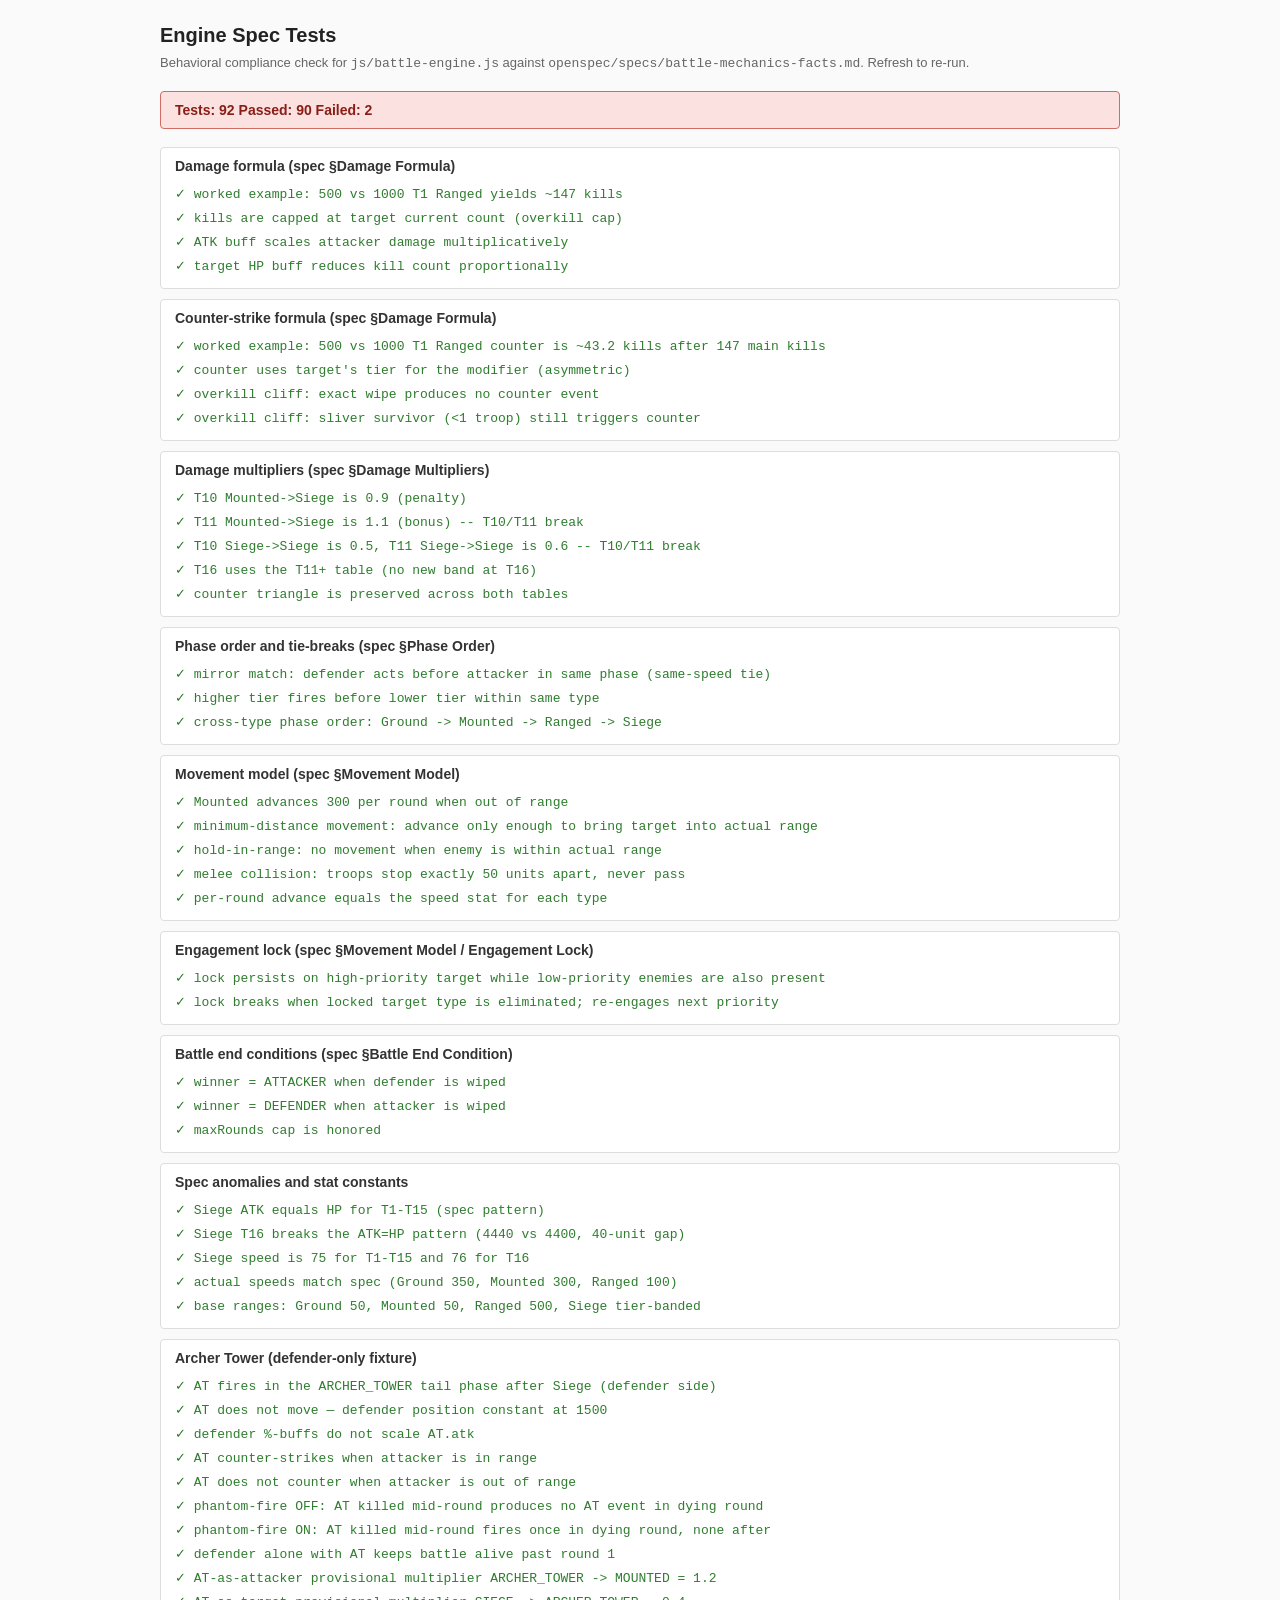
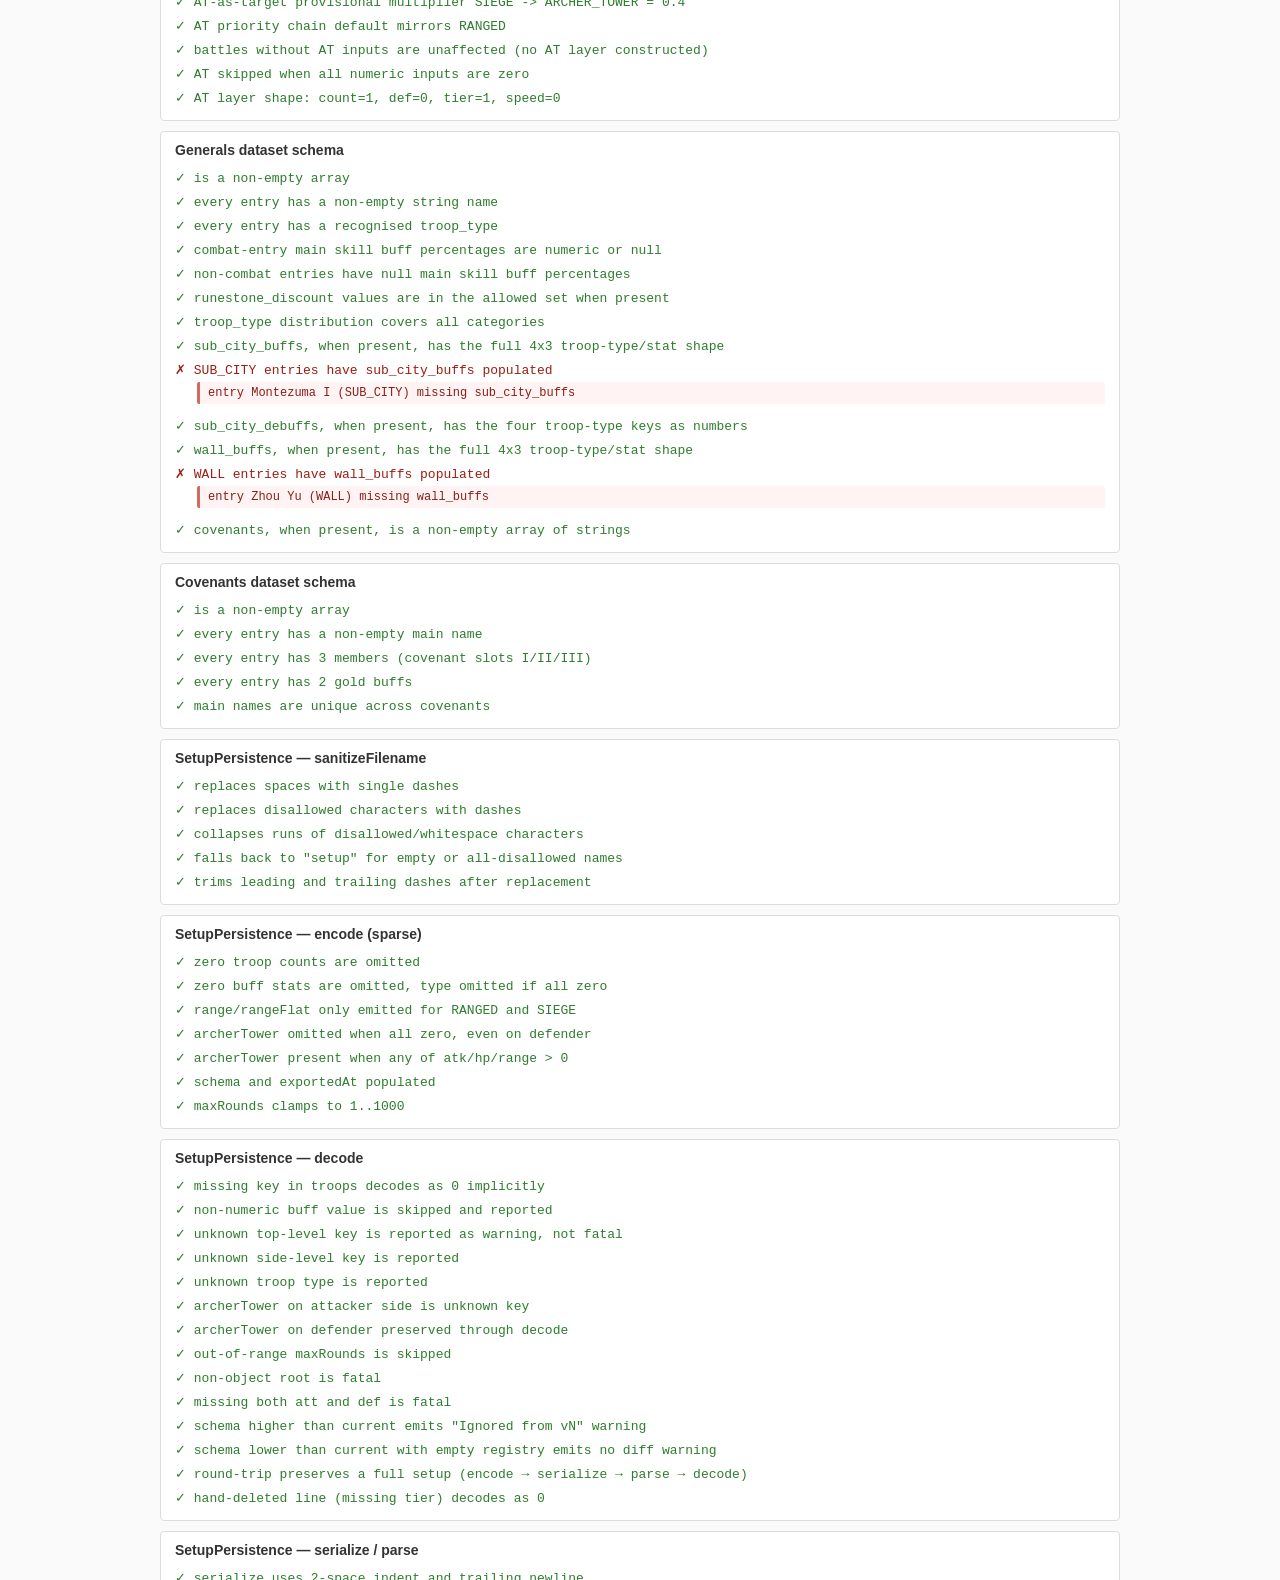
<file: tests.html>
<!DOCTYPE html>
<html lang="en">
<head>
<meta charset="UTF-8">
<title>Engine Spec Tests</title>
<style>
  body { font-family: -apple-system, BlinkMacSystemFont, 'Segoe UI', sans-serif;
         max-width: 960px; margin: 24px auto; padding: 0 16px; color: #222;
         background: #fafafa; }
  h1 { margin: 0 0 8px 0; font-size: 20px; }
  p.sub { color: #666; margin: 0 0 20px 0; font-size: 13px; }
  .summary { padding: 10px 14px; border-radius: 4px; margin-bottom: 18px;
             font-weight: 600; font-size: 14px; }
  .summary.ok  { background: #e1f3e0; color: #1b5e1c; border: 1px solid #7cc77f; }
  .summary.bad { background: #fbe2e0; color: #8a1e17; border: 1px solid #d06c64; }
  .suite { background: #fff; border: 1px solid #ddd; border-radius: 4px;
           padding: 10px 14px; margin-bottom: 10px; }
  .suite h2 { font-size: 14px; margin: 0 0 8px 0; color: #333; font-weight: 600; }
  .row { padding: 4px 0; font-size: 13px; font-family: ui-monospace, Consolas, monospace; }
  .row.pass { color: #2e7d2e; }
  .row.fail { color: #9b1e14; }
  .err { margin: 4px 0 6px 22px; color: #8a1e17; font-size: 12px;
         white-space: pre-wrap; background: #fff4f3; padding: 4px 8px;
         border-left: 3px solid #d06c64; border-radius: 2px; }
</style>
</head>
<body>
<h1>Engine Spec Tests</h1>
<p class="sub">Behavioral compliance check for <code>js/battle-engine.js</code> against
<code>openspec/specs/battle-mechanics-facts.md</code>. Refresh to re-run.</p>

<div id="results"></div>

<script src="js/troop-data.js"></script>
<script src="js/battle-engine.js"></script>
<script src="js/generals-data.js"></script>
<script src="js/covenants-data.js"></script>
<script src="js/setup-persistence.js"></script>
<script src="js/tests/test-runner.js"></script>

<script src="js/tests/test-damage-formula.js"></script>
<script src="js/tests/test-counter-formula.js"></script>
<script src="js/tests/test-multipliers.js"></script>
<script src="js/tests/test-phase-order.js"></script>
<script src="js/tests/test-movement.js"></script>
<script src="js/tests/test-engagement-lock.js"></script>
<script src="js/tests/test-battle-end.js"></script>
<script src="js/tests/test-spec-anomalies.js"></script>
<script src="js/tests/test-archer-tower.js"></script>
<script src="js/tests/test-generals-data.js"></script>
<script src="js/tests/test-covenants-data.js"></script>
<script src="js/tests/test-setup-persistence-codec.js"></script>

<script>
TestRunner.run(document.getElementById('results'));
</script>
</body>
</html>
</file>
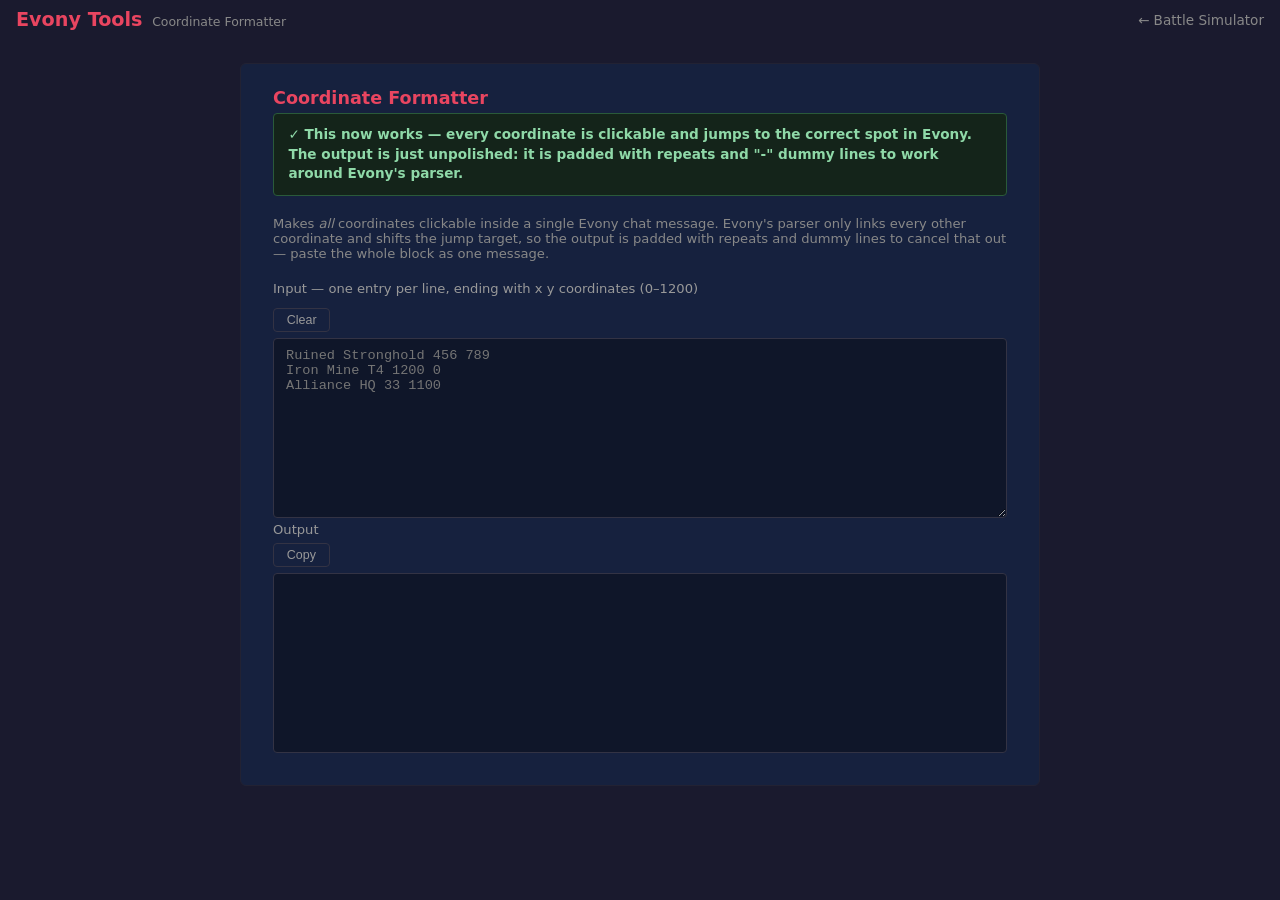
<file: tools.html>
<!DOCTYPE html>
<html lang="en">
<head>
    <meta charset="UTF-8">
    <meta name="viewport" content="width=device-width, initial-scale=1.0">
    <title>Evony Tools — Coordinate Formatter</title>
    <style>
        *, *::before, *::after { box-sizing: border-box; margin: 0; padding: 0; }
        body {
            font-family: 'Segoe UI', system-ui, -apple-system, sans-serif;
            background: #1a1a2e;
            color: #eee;
            min-height: 100vh;
            padding: 0 1rem 2rem;
            -webkit-text-size-adjust: 100%;
        }
        h1, h2, h3 { font-weight: 600; }

        header {
            display: flex; align-items: center; justify-content: space-between;
            flex-wrap: wrap; gap: 0.4rem;
            padding: 0.5rem 0;
        }
        .header-left { display: flex; align-items: baseline; gap: 0.6rem; }
        header h1 { font-size: 1.2rem; color: #e94560; }
        header .subtitle { font-size: 0.78rem; color: #888; }
        .back-link {
            color: #888; text-decoration: none; font-size: 0.85rem;
            transition: color 0.2s;
        }
        .back-link:hover { color: #e94560; }

        main {
            max-width: 800px;
            margin: 1.5rem auto 0;
        }

        .tool-card {
            background: #16213e;
            border: 1px solid #223;
            border-radius: 6px;
            padding: 1.5rem 2rem;
        }

        .tool-card h2 {
            font-size: 1.1rem;
            color: #e94560;
            margin-bottom: 0.3rem;
        }

        .tool-desc {
            font-size: 0.82rem;
            color: #888;
            margin-bottom: 1.25rem;
        }

        label {
            display: block;
            font-size: 0.82rem;
            color: #999;
            margin-bottom: 0.35rem;
        }

        textarea {
            width: 100%;
            height: 180px;
            background: #0f1629;
            border: 1px solid #334;
            border-radius: 4px;
            color: #eee;
            font-family: 'Consolas', 'Courier New', monospace;
            font-size: 0.85rem;
            padding: 0.6rem 0.75rem;
            resize: vertical;
            outline: none;
            transition: border-color 0.15s;
        }
        textarea:focus { border-color: #e94560; }

        .options-row {
            display: flex;
            gap: 2rem;
            margin: 1rem 0 1.25rem;
            flex-wrap: wrap;
        }

        .option-group {
            display: flex;
            flex-direction: column;
            gap: 0.3rem;
        }

        .option-group legend {
            font-size: 0.78rem;
            color: #777;
            margin-bottom: 0.25rem;
            letter-spacing: 0.03em;
            text-transform: uppercase;
        }

        .radio-row {
            display: flex;
            gap: 1rem;
        }

        .radio-row label {
            display: flex;
            align-items: center;
            gap: 0.35rem;
            margin: 0;
            cursor: pointer;
            color: #ccc;
            font-size: 0.85rem;
        }

        input[type="radio"] {
            accent-color: #e94560;
            cursor: pointer;
        }

        .output-header {
            display: flex;
            flex-direction: column;
            align-items: flex-start;
            gap: 0.4rem;
            margin-bottom: 0.35rem;
        }

        .output-label {
            font-size: 0.82rem;
            color: #999;
        }

        .copy-btn {
            background: #16213e;
            border: 1px solid #334;
            color: #999;
            padding: 0.25rem 0.8rem;
            border-radius: 4px;
            cursor: pointer;
            font-size: 0.78rem;
            transition: background 0.15s, color 0.15s, border-color 0.15s;
        }
        .copy-btn:hover { background: #1a2a4a; color: #ddd; border-color: #556; }
        .copy-btn.copied { background: #1a3a2a; color: #4caf6e; border-color: #2a5a3a; }

        .output-box {
            width: 100%;
            min-height: 180px;
            background: #0f1629;
            border: 1px solid #334;
            border-radius: 4px;
            color: #eee;
            font-family: 'Consolas', 'Courier New', monospace;
            font-size: 0.85rem;
            padding: 0.6rem 0.75rem;
            white-space: pre-wrap;
            word-break: break-all;
            line-height: 1.5;
        }

        .stats {
            font-size: 0.75rem;
            color: #666;
            margin-top: 0.5rem;
            text-align: right;
        }

        .warn {
            font-size: 0.78rem;
            color: #f0c674;
            background: #2a2410;
            border: 1px solid #5a4a1a;
            border-radius: 4px;
            padding: 0.55rem 0.7rem;
            margin-bottom: 0.6rem;
            line-height: 1.45;
        }
        .warn.limit { color: #f1a0a0; background: #2e1414; border-color: #6a2a2a; }

        .notice {
            font-size: 0.85rem;
            font-weight: 600;
            color: #8fd9a8;
            background: #14241a;
            border: 1px solid #2a5a3a;
            border-radius: 4px;
            padding: 0.7rem 0.9rem;
            margin-bottom: 1.25rem;
            line-height: 1.45;
        }

        @media (max-width: 600px) {
            body { padding: 0 0.75rem 2rem; }
            main { margin-top: 1rem; }

            .tool-card { padding: 1.1rem 1rem; }

            /* 16px input text prevents iOS Safari from auto-zooming on focus */
            textarea, .output-box { font-size: 16px; }
            textarea { height: 150px; }

            .options-row { gap: 1.25rem; margin: 0.9rem 0 1.1rem; }

            /* larger tap targets */
            .copy-btn { padding: 0.5rem 1rem; font-size: 0.85rem; }
            .radio-row { gap: 1.25rem; }
            .radio-row label { padding: 0.2rem 0; font-size: 0.9rem; }
            input[type="radio"] { width: 1.1rem; height: 1.1rem; }
        }
    </style>
</head>
<body>
    <header>
        <div class="header-left">
            <h1>Evony Tools</h1>
            <span class="subtitle">Coordinate Formatter</span>
        </div>
        <a href="index.html" class="back-link">&#8592; Battle Simulator</a>
    </header>

    <main>
        <div class="tool-card">
            <h2>Coordinate Formatter</h2>
            <div class="notice">✓ This now works — every coordinate is clickable and jumps to the correct spot in Evony. The output is just unpolished: it is padded with repeats and "-" dummy lines to work around Evony's parser.</div>
            <p class="tool-desc">Makes <em>all</em> coordinates clickable inside a single Evony chat message. Evony's parser only links every other coordinate and shifts the jump target, so the output is padded with repeats and dummy lines to cancel that out — paste the whole block as one message.</p>

            <div class="output-header">
                <label for="input">Input — one entry per line, ending with x y coordinates (0–1200)</label>
                <button class="copy-btn" id="clearBtn">Clear</button>
            </div>
            <textarea id="input" placeholder="Ruined Stronghold 456 789&#10;Iron Mine T4 1200 0&#10;Alliance HQ 33 1100"></textarea>

            <div class="output-header">
                <span class="output-label">Output</span>
                <button class="copy-btn" id="copyBtn">Copy</button>
            </div>
            <div class="warn" id="warn" hidden></div>
            <div class="output-box" id="output"></div>
            <div class="stats" id="stats"></div>
        </div>
    </main>

    <script>
        const inputEl = document.getElementById('input');
        const outputEl = document.getElementById('output');
        const statsEl = document.getElementById('stats');
        const copyBtn = document.getElementById('copyBtn');

        function isCoord(s) {
            if (!/^\d{1,4}$/.test(s)) return false;
            const n = parseInt(s, 10);
            return n >= 0 && n <= 1200;
        }

        function transformLine(line) {
            const tokens = line.trim().split(/\s+/);
            if (tokens.length < 3) return null;

            // coords already at front
            if (isCoord(tokens[0]) && isCoord(tokens[1])) {
                return tokens[0] + ' ' + tokens[1] + ' ' + tokens.slice(2).join(' ');
            }

            // coords at end
            const y = tokens[tokens.length - 1];
            const x = tokens[tokens.length - 2];
            if (!isCoord(x) || !isCoord(y)) return null;
            return x + ' ' + y + ' ' + tokens.slice(0, tokens.length - 2).join(' ');
        }

        // Evony links only odd-positioned coordinates in a message, and a link at
        // token position p jumps to token position (p+1)/2. Treating positions that
        // share that mapping as one "chain" and filling every chain with a single
        // value makes every clickable link display and jump to the same place.
        //
        //   - chain root for position 1 is itself; even positions are roots too.
        //   - an odd position q>1 has parent (q+1)/2.
        //   - root 1 holds coord #1; even root e holds coord #(1 + e/2).
        //   - coord #i first becomes clickable at position 1 (i==1) or 4*i-5.
        // So K coords need a block of 4*K-5 positions (3 for K==2, 1 for K==1).

        function rootOf(p) {
            while (p !== 1 && p % 2 === 1) p = (p + 1) / 2;
            return p;
        }
        function coordIndex(root) {
            return root === 1 ? 1 : 1 + root / 2;
        }

        // Output grows as 4*K-5 lines, so cap the coordinate count to keep a single
        // message under Evony's length limit. 9 coordinates == 31 lines.
        const MAX_COORDS = 9;
        const MAX_LINES = 4 * MAX_COORDS - 5; // 31

        function update() {
            const lines = inputEl.value.split(/\r?\n/);
            const entries = [];
            let skipped = 0;

            for (const line of lines) {
                if (!line.trim()) continue;
                const out = transformLine(line);
                if (out === null) { skipped++; continue; }
                const t = out.split(/\s+/);
                entries.push({ coord: t[0] + ' ' + t[1], label: t.slice(2).join(' ') });
            }

            const total = entries.length;
            const dropped = Math.max(0, total - MAX_COORDS);
            const used = dropped > 0 ? entries.slice(0, MAX_COORDS) : entries;
            const K = used.length;
            const outLines = [];

            const warnEl = document.getElementById('warn');
            if (K > 0) {
                let msg = '⚠ Evony only links every other coordinate in a message and shifts the jump '
                        + 'target. To make them all click correctly, the output is padded with repeats and '
                        + '"dummy" lines — so it is much longer than the input and capped at '
                        + MAX_LINES + ' lines (max. ' + MAX_COORDS + ' coordinates).';
                if (dropped > 0) {
                    msg += ' ' + (dropped === 1 ? '1 further coordinate was' : dropped + ' further coordinates were')
                         + ' dropped — send them in a second message.';
                }
                warnEl.textContent = msg;
                warnEl.classList.toggle('limit', dropped > 0);
                warnEl.hidden = false;
            } else {
                warnEl.hidden = true;
            }

            if (K > 0) {
                const m = K === 1 ? 1 : 4 * K - 5;

                // position -> the (1-based) coord whose real label sits there
                const primaryPos = {};
                for (let i = 1; i <= K; i++) primaryPos[i === 1 ? 1 : 4 * i - 5] = i;

                for (let p = 1; p <= m; p++) {
                    const idx = coordIndex(rootOf(p));
                    if (idx <= K) {
                        const e = used[idx - 1];
                        const label = primaryPos[p] === idx ? e.label : '-';
                        outLines.push(label ? e.coord + ' ' + label : e.coord);
                    } else {
                        // filler position with no clickable member — keeps the
                        // numbering contiguous so later targets line up
                        outLines.push('1 1 -');
                    }
                }
            }

            // Evony appears to need a trailing comma to recognise each coordinate,
            // so append one to every line (commas are non-numeric and don't shift
            // the token positions the chain layout depends on).
            outputEl.textContent = outLines.map(function (l) { return l + ','; }).join('\n');

            const parts = [];
            if (K > 0) parts.push(K + ' coord' + (K !== 1 ? 's' : '') + ' → ' + outLines.length + ' lines');
            if (dropped > 0) parts.push(dropped + ' dropped');
            if (skipped > 0) parts.push(skipped + ' skipped');
            statsEl.textContent = parts.join(' · ');
        }

        inputEl.addEventListener('input', update);

        document.getElementById('clearBtn').addEventListener('click', () => {
            inputEl.value = '';
            update();
        });

        copyBtn.addEventListener('click', () => {
            const text = outputEl.textContent;
            if (!text) return;
            navigator.clipboard.writeText(text).then(() => {
                copyBtn.textContent = 'Copied!';
                copyBtn.classList.add('copied');
                setTimeout(() => {
                    copyBtn.textContent = 'Copy';
                    copyBtn.classList.remove('copied');
                }, 1500);
            });
        });

        update();
    </script>
</body>
</html>
</file>
<file: css/style.css>
/* === Reset & Base === */
*, *::before, *::after { box-sizing: border-box; margin: 0; padding: 0; }
body {
    font-family: 'Segoe UI', system-ui, -apple-system, sans-serif;
    background: #1a1a2e;
    color: #eee;
    min-height: 100vh;
    padding: 0 1rem 2rem;
}
h1, h2, h3 { font-weight: 600; }
header {
    display: flex; align-items: center; justify-content: space-between;
    flex-wrap: wrap; gap: 0.4rem;
    padding: 0.5rem 0;
}
.header-left { display: flex; align-items: baseline; gap: 0.6rem; }
.header-right { display: flex; align-items: center; gap: 0.5rem; }
header h1 { font-size: 1.2rem; color: #e94560; }
header .subtitle { font-size: 0.78rem; color: #888; }
.github-link { color: #888; transition: color 0.2s; display: flex; align-items: center; gap: 0.4rem; text-decoration: none; font-size: 0.85rem; }
.github-link:hover { color: #fff; }

/* === View Tabs === */
.view-tabs {
    display: flex; gap: 0.4rem;
}
.view-tab {
    background: #16213e; border: 1px solid #334; color: #999;
    padding: 0.3rem 1rem; border-radius: 4px; cursor: pointer;
    font-size: 0.82rem; transition: background 0.15s, color 0.15s;
}
.view-tab:hover { background: #1a2a4a; color: #ddd; }
.view-tab.active { background: #e94560; border-color: #e94560; color: #fff; font-weight: 600; }

/* === Info Pages === */
.info-page { padding: 0 0.5rem; }
.info-content {
    max-width: 800px; margin: 0 auto;
    background: #16213e; border-radius: 6px; padding: 1.5rem 2rem;
    border: 1px solid #223; line-height: 1.6;
}
.back-link { color: #888; text-decoration: none; font-size: 0.85rem; display: inline-block; margin-bottom: 0.75rem; transition: color 0.2s; }
.back-link:hover { color: #e94560; }
.info-content h2 { font-size: 1.3rem; color: #e94560; margin-bottom: 0.75rem; }
.info-content h3 {
    font-size: 1rem; color: #ccc; margin-top: 1.5rem; margin-bottom: 0.5rem;
    padding-bottom: 0.3rem; border-bottom: 1px solid #334;
}
.info-lead { color: #bbb; margin-bottom: 1rem; font-size: 0.9rem; }
.info-list { margin: 0.5rem 0 0.75rem 1.5rem; font-size: 0.85rem; color: #ccc; }
.info-list li { margin-bottom: 0.35rem; }
.info-list-muted { color: #999; }
.info-note { font-size: 0.8rem; color: #888; margin-top: 0.4rem; font-style: italic; }
.info-refs {
    margin: 0.3rem 0 0.5rem 1.5rem; font-size: 0.78rem; list-style: none; padding: 0;
}
.info-refs li { margin-bottom: 0.2rem; }
.info-refs li::before { content: '\2192 '; color: #666; }
.info-refs a { color: #5b9bd5; text-decoration: none; }
.info-refs a:hover { text-decoration: underline; color: #7bb8e8; }
.info-section-refs { font-size: 0.75rem; color: #777; margin-top: 0.3rem; }
.info-section-refs a { color: #5b9bd5; text-decoration: none; }
.info-section-refs a:hover { text-decoration: underline; }

.info-table {
    width: 100%; border-collapse: collapse; margin: 0.5rem 0 0.75rem;
    font-size: 0.82rem;
}
.info-table th {
    background: #1a2540; color: #999; font-weight: 600;
    padding: 0.4rem 0.6rem; text-align: left; border-bottom: 1px solid #334;
}
.info-table td {
    padding: 0.35rem 0.6rem; border-bottom: 1px solid #1a1a2e; color: #ccc;
}
.info-table tbody tr:hover { background: #1a2540; }

.info-diagram {
    background: #0f1629; border: 1px solid #334; border-radius: 4px;
    padding: 0.75rem 1rem; margin: 0.5rem 0 0.75rem;
    font-family: 'Consolas', 'Courier New', monospace; font-size: 0.82rem;
    color: #bbb; text-align: center; line-height: 1.8;
}
.info-chains {
    background: #0f1629; border: 1px solid #334; border-radius: 4px;
    padding: 0.5rem 1rem; margin: 0.5rem 0 0.75rem;
    font-size: 0.82rem; color: #ccc; line-height: 1.8;
}
.info-formula {
    background: #0f1629; border: 1px solid #445; border-radius: 4px;
    padding: 0.75rem 1rem; margin: 0.5rem 0 0.75rem;
    font-family: 'Consolas', 'Courier New', monospace; font-size: 0.88rem;
    color: #e94560; text-align: center; line-height: 2;
}

/* === Buttons === */
.btn {
    background: #16213e; border: 1px solid #334; color: #ddd;
    padding: 0.35rem 0.75rem; border-radius: 4px; cursor: pointer;
    font-size: 0.82rem; transition: background 0.15s;
}
.btn:hover { background: #1a2a4a; }
.btn-primary { background: #e94560; border-color: #e94560; color: #fff; font-weight: 600; }
.btn-primary:hover { background: #c93550; }
.btn-danger { border-color: #a33; color: #f88; }
.btn-danger:hover { background: #2a1010; }
.btn-active { border-color: #5b9bd5; color: #5b9bd5; }

/* === Inputs === */
input[type="number"], select {
    background: #0f1629; border: 1px solid #334; color: #ddd;
    padding: 0.4rem 0.6rem; border-radius: 3px; font-size: 0.8rem;
    width: 70px; text-align: right;
    -moz-appearance: textfield;
}
input[type="number"]::-webkit-outer-spin-button,
input[type="number"]::-webkit-inner-spin-button {
    -webkit-appearance: none;
    margin: 0;
}
input[type="number"]:focus, select:focus { border-color: #e94560; outline: none; }
select { width: auto; text-align: left; }

/* === Army Setup === */
.army-setup { margin-bottom: 1rem; }

/* === Setup Controls (load / save / name / notes) === */
.setup-controls { margin-bottom: 0.75rem; }
.setup-row {
    display: flex; align-items: center; justify-content: flex-end;
    gap: 0.4rem; padding: 0.75rem; background: #16213e;
    border-radius: 6px; border: 1px solid #223;
    font-size: 0.8rem; color: #999;
    flex-wrap: wrap;
}
.setup-row input[type="text"] {
    background: #0f1629; border: 1px solid #334; color: #ddd;
    padding: 0.4rem 0.6rem; border-radius: 3px; font-size: 0.8rem;
    font-family: inherit;
}
.setup-row input[type="text"]:focus { border-color: #e94560; outline: none; }
#setup-name { width: 160px; }
#setup-notes { flex: 1; min-width: 160px; max-width: 320px; }
.setup-warning {
    background: #3a2a10; border: 1px solid #8B6914; border-radius: 6px;
    padding: 0.6rem 2rem 0.6rem 0.75rem;
    margin-bottom: 0.5rem; font-size: 0.78rem; color: #e9a045;
    position: relative;
}
.setup-warning ul { margin: 0.4rem 0 0 1rem; padding: 0; color: #d8c099; }
.setup-warning li { margin: 0.15rem 0; }
.setup-warning code { color: #f0d090; background: rgba(0,0,0,0.2); padding: 0 0.25rem; border-radius: 2px; }
.setup-warning-close {
    position: absolute; top: 0.3rem; right: 0.4rem;
    background: transparent; color: #c0a070; border: none;
    font-size: 1.1rem; line-height: 1; cursor: pointer; padding: 0.2rem 0.4rem;
}
.setup-warning-close:hover { color: #fff; }
.setup-fallback-note {
    background: #16213e; border: 1px solid #334; border-radius: 4px;
    padding: 0.4rem 0.6rem; margin-bottom: 0.5rem;
    font-size: 0.72rem; color: #999;
}
.battle-view-active .setup-controls { display: none; }
@media (max-width: 600px) {
    .setup-row { justify-content: center; }
    #setup-name, #setup-notes { width: 100%; max-width: none; }
}

.army-row {
    display: flex; gap: 0.75rem; align-items: flex-start;
}
.army-col { flex: 1; }
.army-panel {
    background: #16213e; border-radius: 6px; padding: 0.75rem;
    border: 1px solid #223;
}
.army-panel h2 { font-size: 1rem; margin-bottom: 0.5rem; color: #ccc; }
.battle-view-btn-row { display: flex; justify-content: center; margin-bottom: 0.5rem; }

/* === Section Dividers === */
.section-divider {
    font-size: 0.82rem; font-weight: 600; color: #999;
    text-transform: uppercase; letter-spacing: 0.06em;
    margin: 0.75rem 0 0.5rem;
    padding-bottom: 0.25rem;
    border-bottom: 1px solid #334;
}

/* === Grid Controls === */
.grid-controls {
    display: flex; align-items: center; gap: 0.5rem;
    margin-bottom: 0.5rem;
}
.grid-controls-label { font-size: 0.78rem; font-weight: 600; color: #999; }
.default-count-input { width: 80px; }
.btn-sm { font-size: 0.72rem; padding: 0.2rem 0.5rem; }

/* === Buff Section === */
.buff-section {
    margin-bottom: 0;
}
.buff-row {
    display: flex; align-items: center; gap: 0.75rem;
    margin-bottom: 0.6rem; font-size: 0.78rem;
}
.buff-label { width: 65px; font-weight: 600; }
.buff-stat-label { color: #999; font-size: 0.72rem; }
.buff-row input[type="number"] { width: 55px; font-size: 0.75rem; }

/* === Troop Grid === */
.troop-grid { font-size: 0.78rem; }
.tier-group-body { overflow: hidden; }

.grid-header {
    display: grid; grid-template-columns: 40px repeat(4, 1fr);
    gap: 0.2rem; padding: 0.2rem 0; font-weight: 600; color: #999;
}
.grid-header span { text-align: center; cursor: pointer; display: flex; flex-direction: column; align-items: center; gap: 0.05rem; }
.grid-header span:hover { color: #e94560; }
.clear-col-btn { font-size: 0.65rem; color: #555; line-height: 1; }
.clear-col-btn:hover { color: #e94560; }
.grid-row {
    display: grid; grid-template-columns: 40px repeat(4, 1fr);
    gap: 0.2rem; margin-bottom: 0.15rem;
}
.grid-row .tier-label {
    font-weight: 600; color: #888; display: flex; align-items: center;
    cursor: pointer;
}
.grid-row .tier-label:hover { color: #e94560; }
.grid-row input[type="number"] { width: 100%; }

/* === Troop Type Colors === */
.color-ground { color: #d4a843; }
.color-ranged { color: #4caf6e; }
.color-mounted { color: #5b9bd5; }
.color-siege { color: #e07040; }
.color-archer-tower { color: #b48cd9; }
.color-sub-city { color: #b48cd9; }
.color-duty { color: #888; }
.bg-ground { background: #3a2e10; }
.bg-ranged { background: #1a3320; }
.bg-mounted { background: #1a2a3e; }
.bg-siege { background: #3a1a10; }
.bg-archer-tower { background: #2a1a3a; }
.border-ground { border-color: #8B6914 !important; }
.border-ranged { border-color: #2d8a4e !important; }
.border-mounted { border-color: #4a7fb5 !important; }
.border-siege { border-color: #c44e2e !important; }
.border-archer-tower { border-color: #7c5aa3 !important; }

/* === Controls Bar === */
.controls-bar {
    display: none; align-items: center; justify-content: center;
    gap: 1rem; padding: 0.75rem; background: #16213e;
    border-radius: 6px; margin-bottom: 0.75rem; border: 1px solid #223;
    position: relative;
}
.battle-view-active .controls-bar { display: flex; }
.controls-bar > #btn-battle-view { position: absolute; left: 0.75rem; }
.playback-buttons { display: flex; gap: 0.4rem; }
#btn-full { min-width: 9rem; }
.speed-control { display: flex; align-items: center; gap: 0.4rem; font-size: 0.8rem; color: #999; }
#speed-slider { width: 100px; }

/* === Phase Indicator === */
.phase-indicator {
    display: none; justify-content: center; gap: 1.5rem;
    margin-bottom: 0.75rem; font-size: 0.82rem;
}
.battle-view-active .phase-indicator { display: flex; }
.phase-dot {
    padding: 0.25rem 0.75rem; border-radius: 12px;
    background: #16213e; color: #666; border: 1px solid #334;
    transition: all 0.2s;
}
.round-label {
    font-weight: 600; color: #ccc; margin-right: 0.5rem;
}
.phase-dot.active { background: #e94560; color: #fff; border-color: #e94560; }
.phase-dot.done { background: #223; color: #888; border-color: #555; }

/* === Battlefield === */
.battlefield-area { margin-bottom: 0.75rem; display: none; }
.battle-view-active .battlefield-area { display: block; }
.battlefield {
    background: linear-gradient(180deg, #0d1a0d 0%, #1a2612 40%, #1a2612 60%, #0d1a0d 100%);
    border-radius: 6px; padding: 0;
    /* Taller aspect ratio + larger max-height to accommodate the new
       Archer Tower row at Y=100 without clipping the marker. */
    width: 100%; aspect-ratio: 16 / 10; max-height: 500px;
    border: 1px solid #2a3a1a;
    position: relative; overflow: visible;
}
/* AT row at Y=100 sits at the container bottom — anchor the marker by its
   bottom edge instead of its center so the full icon stays in-bounds. */
.unit-marker.unit-marker-archer-tower {
    transform: translate(calc(-50% + 22px), -100%) !important;
}

/* Center line */
.bf-center-line {
    position: absolute; top: 0; bottom: 0; left: 50%;
    width: 1px; background: rgba(255,255,255,0.08);
    z-index: 1;
}

/* Unit markers — positioned absolutely on the map */
.unit-marker {
    position: absolute; cursor: pointer; z-index: 3;
    display: flex; flex-direction: column; align-items: center;
    transition: left 0.4s ease-out, top 0.4s ease-out, opacity 0.3s;
    user-select: none;
}
.unit-marker:hover { z-index: 4; }
.unit-marker:hover .unit-icon { transform: scale(1.08); }

.unit-icon {
    width: 44px; height: 44px; border-radius: 4px;
    display: flex; align-items: center; justify-content: center;
    font-weight: 800; font-size: 1.1rem; color: #fff;
    border: 2px solid rgba(255,255,255,0.25);
    transition: transform 0.15s, box-shadow 0.2s;
    text-shadow: 0 1px 3px rgba(0,0,0,0.6);
}
/* Face-side indicator: bright edge facing the enemy */
.unit-marker[data-side="ATT"] .unit-icon { border-right: 3px solid rgba(255,255,255,0.7); }
.unit-marker[data-side="DEF"] .unit-icon { border-left: 3px solid rgba(255,255,255,0.7); }

.unit-icon.icon-ground  { background: linear-gradient(135deg, #d4a843, #8B6914); }
.unit-icon.icon-ranged  { background: linear-gradient(135deg, #4caf6e, #2d8a4e); }
.unit-icon.icon-mounted { background: linear-gradient(135deg, #5b9bd5, #4a7fb5); }
.unit-icon.icon-siege   { background: linear-gradient(135deg, #e07040, #c44e2e); }
.unit-icon.icon-archer-tower { background: linear-gradient(135deg, #b48cd9, #7c5aa3); }

/* Archer Tower marker — defender-only fixture at the bottom row, shows HP fraction */
.archer-tower-hp-bar {
    width: 44px; height: 6px;
    background: rgba(255, 255, 255, 0.12);
    border-radius: 2px; margin-top: 3px;
    overflow: hidden;
}
.archer-tower-hp-fill {
    height: 100%;
    background: linear-gradient(90deg, #b48cd9, #d6b3ff);
    transition: width 0.3s ease;
}

/* Archer Tower row in the defender Buff section: a divider + "(absolute)" cue
   visually separate the absolute-input row from the percent buff rows above. */
.buff-row.archer-tower-row {
    border-top: 1px dashed rgba(180, 140, 217, 0.35);
    margin-top: 6px; padding-top: 6px;
}
.buff-row.archer-tower-row .absolute-cue {
    font-size: 0.7rem; color: #aaa; font-weight: 400; margin-left: 4px;
}
.archer-phantom-toggle {
    font-size: 0.78rem; color: #ccc;
    display: inline-flex; align-items: center; gap: 4px;
    margin-left: 6px; user-select: none;
}
.archer-phantom-toggle input[type="checkbox"] { margin: 0; }

.unit-count {
    font-size: 0.72rem; font-weight: 700; color: #ddd;
    margin-top: 2px; text-shadow: 0 1px 4px rgba(0,0,0,0.8);
    white-space: nowrap;
}
.unit-label {
    font-size: 0.62rem; color: #999;
    text-shadow: 0 1px 4px rgba(0,0,0,0.8);
}

.unit-marker.eliminated { opacity: 0.15; pointer-events: none; }
.unit-marker.eliminated .unit-icon { border-style: dashed; }
.unit-marker.highlighted .unit-icon {
    box-shadow: 0 0 16px rgba(233, 69, 96, 0.7);
    border-color: #e94560;
}
.unit-marker.damaged .unit-icon { animation: damage-flash-icon 0.35s ease-out; }

/* Hover-reveal range bar — shown only while a Ranged/Siege unit is hovered */
.bf-range-indicator {
    position: absolute; height: 4px;
    opacity: 0.22; pointer-events: none;
    z-index: 2; transform: translateY(-50%);
    border-radius: 2px;
}
/* Persistent tip mark at the reach boundary */
.bf-range-tip {
    position: absolute; width: 2px; height: 14px;
    pointer-events: none; z-index: 3;
    transform: translate(-50%, -50%);
    border-radius: 1px;
}
.bf-range-tip-label {
    position: absolute; pointer-events: none; z-index: 3;
    font-family: 'Consolas', 'Courier New', monospace;
    font-size: 10px; font-weight: bold;
    white-space: nowrap;
    text-shadow: 0 0 3px rgba(0,0,0,0.9), 0 0 2px rgba(0,0,0,0.9);
}
/* ATT label: text on the left of the tick, arrow pointing right into the tick */
.bf-range-tip-label[data-ind-side="ATT"] {
    transform: translate(calc(-100% - 4px), -50%);
}
/* DEF label: text on the right of the tick, arrow pointing left into the tick */
.bf-range-tip-label[data-ind-side="DEF"] {
    transform: translate(4px, -50%);
}
/* Firefight zone — shaded overlap between the two sides' reaches on a row */
.bf-firefight-zone {
    position: absolute; height: 22px;
    background: #e94560; opacity: 0.10;
    pointer-events: none; z-index: 1;
    transform: translateY(-50%);
    border-radius: 2px;
}

/* X-axis scale */
.bf-axis-tick {
    position: absolute; bottom: 0; width: 1px;
    pointer-events: none; z-index: 1; transform: translateX(-50%);
}
.bf-axis-tick.major {
    height: 100%; background: rgba(255,255,255,0.12);
}
.bf-axis-tick.minor {
    height: 100%;
    border-left: 1px dashed rgba(255,255,255,0.16);
    background: none;
}
.bf-axis-label {
    position: absolute; bottom: 1px;
    font-size: 10px; color: rgba(255,255,255,0.3);
    pointer-events: none; z-index: 1;
    transform: translateX(-50%);
    font-family: 'Consolas', 'Courier New', monospace;
}

/* SVG attack arrow overlay */
.bf-svg-overlay {
    position: absolute; top: 0; left: 0; width: 100%; height: 100%;
    pointer-events: none; z-index: 5;
}
.attack-line {
    stroke: #e94560; stroke-width: 2; fill: none;
}
.attack-info-panel {
    min-height: 1.6rem; padding: 0.2rem 0.6rem;
    font-size: 0.75rem; color: #bbb; text-align: center;
    font-variant-numeric: tabular-nums;
    background: rgba(13,26,13,0.6);
    border-top: 1px solid rgba(255,255,255,0.06);
    border-radius: 0 0 6px 6px;
    white-space: nowrap; overflow: hidden; text-overflow: ellipsis;
    line-height: 1.6rem;
}
.attack-info-panel .ai-stage {
    display: inline-block; min-width: 100ch; text-align: left;
}
.attack-info-panel .ai-dmg { color: #e94560; font-weight: 700; }
.attack-info-panel .ai-counter { color: #e9a045; font-weight: 700; }

/* Detail panel (click on unit) */
.detail-panel {
    position: absolute; background: #1a1a2e; border: 1px solid #445;
    border-radius: 6px; padding: 0.6rem; font-size: 0.78rem;
    z-index: 20; min-width: 180px; max-width: 250px;
    box-shadow: 0 4px 16px rgba(0,0,0,0.6);
    display: none;
}
.detail-panel .detail-title { font-weight: 700; margin-bottom: 0.3rem; }
.detail-panel .detail-tiers { margin-bottom: 0.3rem; }
.detail-panel .detail-tier-row {
    display: flex; justify-content: space-between; font-size: 0.75rem;
    padding: 0.05rem 0; color: #bbb; gap: 1rem;
}
.detail-panel .detail-tier-row .tier-lost { color: #e94560; font-size: 0.7rem; }
.detail-panel .detail-total {
    border-top: 1px solid #334; padding-top: 0.25rem; font-weight: 600; color: #ccc;
}
.detail-panel .detail-targets {
    margin-top: 0.25rem; color: #888; font-size: 0.72rem;
}

@keyframes damage-flash-icon {
    0% { box-shadow: 0 0 20px rgba(233, 69, 96, 0.8); border-color: #e94560; }
    100% { box-shadow: none; border-color: rgba(255,255,255,0.25); }
}

/* === Summary Bar === */
.summary-bar {
    background: #16213e; border-radius: 6px; padding: 0.75rem;
    border: 1px solid #223; margin-bottom: 0.75rem;
    display: none;
}
.summary-bar.visible { display: block; }
.summary-content {
    display: flex; justify-content: space-between; gap: 1rem;
}
.summary-side { flex: 1; }
.summary-side h4 { font-size: 0.82rem; margin-bottom: 0.3rem; color: #999; }
.summary-row {
    display: flex; justify-content: space-between; align-items: center;
    font-size: 0.75rem; margin-bottom: 0.15rem;
}
.summary-row .loss { color: #e94560; }
.summary-row .gain { color: #4caf6e; }
.health-bar {
    height: 8px; background: #333; border-radius: 4px;
    overflow: hidden; margin-top: 0.3rem;
}
.health-bar .fill {
    height: 100%; border-radius: 4px; transition: width 0.3s;
    background: linear-gradient(90deg, #e94560, #4caf6e);
}
.summary-meta { text-align: center; font-size: 0.75rem; color: #888; margin-top: 0.4rem; }

/* === Winner banner === */
.winner-banner {
    text-align: center; padding: 0.5rem; font-size: 1.1rem;
    font-weight: 700; color: #ffd700; margin-bottom: 0.5rem;
}

/* === Bottom Panels === */
.bottom-panels { display: none; gap: 0.75rem; }
.battle-view-active .bottom-panels { display: flex; }
.battle-log-panel {
    flex: 2; background: #16213e; border-radius: 6px;
    padding: 0.75rem; border: 1px solid #223;
}
.battle-log-panel h3 { font-size: 0.9rem; margin-bottom: 0.4rem; }
.log-header { display: flex; justify-content: space-between; align-items: center; flex-wrap: wrap; gap: 0.4rem; margin-bottom: 0.4rem; }
.log-filters { display: flex; gap: 0.4rem; align-items: center; font-size: 0.75rem; }
.log-filters label { display: flex; align-items: center; gap: 0.2rem; color: #999; }
.battle-log {
    max-height: 300px; overflow-y: auto; font-family: 'Consolas', 'Courier New', monospace;
    font-size: 0.73rem; line-height: 1.4;
}
.log-entry { padding: 0.15rem 0.3rem; border-bottom: 1px solid #1a1a2e; }
.log-entry:hover { background: #1a2540; }
.log-entry .log-round { color: #888; }
.log-entry .log-damage { color: #e94560; }
.log-entry .log-kills { color: #ffd700; }
.log-entry.hidden { display: none; }
.log-entry.log-counter { opacity: 0.7; font-size: 0.85em; padding-left: 1.2rem; }
.log-counter-label { color: #e94560; }

/* Comparison */
.comparison-panel {
    flex: 1; background: #16213e; border-radius: 6px;
    padding: 0.75rem; border: 1px solid #223;
    display: none;
}
.comparison-panel.visible { display: block; }
.comparison-panel h3 { font-size: 0.9rem; margin-bottom: 0.4rem; }
.comp-row { display: flex; justify-content: space-between; font-size: 0.78rem; margin-bottom: 0.2rem; }
.comp-delta.positive { color: #4caf6e; }
.comp-delta.negative { color: #e94560; }

/* === Tooltip === */
.tooltip {
    position: absolute; background: #1a1a2e; border: 1px solid #445;
    border-radius: 5px; padding: 0.5rem 0.7rem; font-size: 0.75rem;
    z-index: 100; pointer-events: none; white-space: nowrap;
    box-shadow: 0 4px 12px rgba(0,0,0,0.5);
}
.tooltip .tt-title { font-weight: 700; margin-bottom: 0.2rem; }
.tooltip .tt-row { color: #bbb; }
.tooltip .tt-buff { color: #4caf6e; }

/* === Battle View Mode === */
.battle-view-active .army-setup { display: none; }

/* === Scrollbar === */
::-webkit-scrollbar { width: 6px; }
::-webkit-scrollbar-track { background: #111; }
::-webkit-scrollbar-thumb { background: #444; border-radius: 3px; }
::-webkit-scrollbar-thumb:hover { background: #666; }

/* === Overflow Prevention === */
main { max-width: 100%; overflow-x: hidden; }
.info-table { display: block; overflow-x: auto; }
.info-diagram, .info-formula, .info-chains { overflow-x: auto; word-break: break-word; }

/* === Tablet Breakpoint (768px) === */
@media (max-width: 768px) {
    body { padding: 0 0.5rem 1.5rem; }

    /* Stack army panels vertically */
    .army-row { flex-direction: column; }
    .army-col { flex: none; width: 100%; }

    /* View tabs in header */
    .view-tabs { flex-wrap: wrap; }

    /* Controls bar: wrap children, touch-friendly */
    .controls-bar {
        flex-wrap: wrap; justify-content: center; gap: 0.5rem;
        padding: 0.5rem;
    }
    .controls-bar > #btn-battle-view { position: static; }
    .playback-buttons { flex-wrap: wrap; justify-content: center; }
    .speed-control { flex-wrap: wrap; justify-content: center; }
    #speed-slider { width: 140px; }

    /* Phase indicator: wrap */
    .phase-indicator { flex-wrap: wrap; gap: 0.5rem; }

    /* Stack bottom panels vertically */
    .battle-view-active .bottom-panels { flex-direction: column; }
    .battle-log-panel { flex: none; }
    .comparison-panel { flex: none; }

    /* Summary bar */
    .summary-content { flex-direction: column; gap: 0.5rem; }

    /* Touch target minimums */
    .btn { min-height: 44px; padding: 0.5rem 0.75rem; }
    .btn-sm { min-height: 36px; }
    .view-tab { min-height: 44px; padding: 0.4rem 0.75rem; }
    select { min-height: 44px; }

    /* Info pages */
    .info-content { padding: 1rem; }
}

/* === Mobile Breakpoint (480px) === */
@media (max-width: 480px) {
    body { padding: 0 0.35rem 1rem; font-size: 0.85rem; }

    /* Header */
    header { flex-wrap: wrap; gap: 0.3rem; }
    .header-left { flex-wrap: wrap; gap: 0.3rem; }
    header h1 { font-size: 1rem; }
    header .subtitle { font-size: 0.7rem; }

    /* Smaller army panels */
    .army-panel { padding: 0.5rem; }
    .army-panel h2 { font-size: 0.88rem; }

    /* Tighter troop grid */
    .grid-header { grid-template-columns: 30px repeat(4, 1fr); gap: 0.1rem; font-size: 0.68rem; }
    .grid-row { grid-template-columns: 30px repeat(4, 1fr); gap: 0.1rem; }
    .grid-row .tier-label { font-size: 0.68rem; }
    input[type="number"] { width: 100%; font-size: 0.72rem; padding: 0.3rem 0.2rem; }

    /* Tighter buff inputs */
    .buff-row { gap: 0.35rem; font-size: 0.72rem; }
    .buff-label { width: 50px; font-size: 0.68rem; }
    .buff-row input[type="number"] { width: 45px; font-size: 0.68rem; }

    /* Smaller buttons and controls */
    .btn { font-size: 0.75rem; padding: 0.4rem 0.5rem; }
    .view-tab { font-size: 0.72rem; padding: 0.35rem 0.5rem; }
    .section-divider { font-size: 0.72rem; }

    /* Phase indicator tighter */
    .phase-indicator { gap: 0.3rem; font-size: 0.72rem; }
    .phase-dot { padding: 0.2rem 0.5rem; font-size: 0.72rem; }
    .round-label { font-size: 0.72rem; }

    /* Battle log */
    .battle-log { font-size: 0.65rem; max-height: 200px; }
    .log-filters { flex-wrap: wrap; gap: 0.3rem; }

    /* Info pages */
    .info-content { padding: 0.75rem; }
    .info-content h2 { font-size: 1.1rem; }
    .info-list { margin-left: 1rem; font-size: 0.78rem; }

    /* Generals page responsive */
    .generals-filters { flex-wrap: wrap; gap: 0.4rem; }
    .generals-filters input[type="search"] { min-width: 140px; flex: 1 1 140px; }
    .generals-table { font-size: 0.75rem; }
    .generals-table th, .generals-table td { padding: 0.3rem 0.4rem; }
    .generals-detail-table th { width: 45%; }
}

/* === Generals Page === */
.generals-topbar {
    display: flex; align-items: center; justify-content: space-between; gap: 0.75rem;
    margin-bottom: 0.75rem;
}
.generals-topbar .back-link { margin-bottom: 0; }
.generals-topbar .generals-download-btn { margin-left: auto; flex: 0 0 auto; }
.generals-filters {
    display: flex; align-items: center; gap: 0.6rem;
    margin: 0.75rem 0 1rem;
    flex-wrap: wrap;
}
.generals-filters input[type="search"],
.generals-filters select {
    background: #0f1629; border: 1px solid #334; color: #eee;
    padding: 0.35rem 0.6rem; border-radius: 4px; font-size: 0.85rem;
    font-family: inherit;
}
.generals-filters input[type="search"] { min-width: 200px; flex: 1 1 220px; }
.generals-filters input[type="search"]:focus,
.generals-filters select:focus { outline: none; border-color: #5b9bd5; }
.generals-filters select.is-placeholder { color: #888; }
.generals-filters select.is-placeholder option:not([class*="color-"]) { color: #eee; }
.generals-filters select.color-ground   { color: #d4a843; }
.generals-filters select.color-ranged   { color: #4caf6e; }
.generals-filters select.color-mounted  { color: #5b9bd5; }
.generals-filters select.color-siege    { color: #e07040; }
.generals-filters select.color-sub-city { color: #b48cd9; }
.generals-filters select.color-duty     { color: #888;    }
.generals-filters select option.color-ground   { color: #d4a843; background: #0f1629; }
.generals-filters select option.color-ranged   { color: #4caf6e; background: #0f1629; }
.generals-filters select option.color-mounted  { color: #5b9bd5; background: #0f1629; }
.generals-filters select option.color-siege    { color: #e07040; background: #0f1629; }
.generals-filters select option.color-sub-city { color: #b48cd9; background: #0f1629; }
.generals-filters select option.color-duty     { color: #888;    background: #0f1629; }
.generals-select-wrap {
    display: inline-flex; align-items: center; position: relative;
}
.generals-select-wrap > select { padding-right: 2.2rem; }
.generals-select-wrap > .generals-select-clear {
    position: absolute; right: 1.4rem; top: 50%; transform: translateY(-50%);
    background: transparent; border: none; color: #888;
    font-size: 0.7rem; line-height: 1; padding: 0.1rem 0.3rem;
    cursor: pointer; border-radius: 3px;
    opacity: 0; pointer-events: none;
    transition: opacity 0.1s, color 0.1s;
}
.generals-select-wrap.has-value > .generals-select-clear {
    opacity: 1; pointer-events: auto;
}
.generals-select-wrap > .generals-select-clear:hover { color: #eee; background: rgba(255,255,255,0.08); }
.generals-select-wrap > .generals-select-clear:focus { outline: none; color: #eee; }
.generals-count { color: #888; font-size: 0.8rem; margin-left: auto; }

.generals-download-btn {
    background: #16213e; border: 1px solid #334; color: #bbb;
    padding: 0.35rem 0.75rem; border-radius: 4px; font-size: 0.82rem;
    font-family: inherit; cursor: pointer;
    transition: background 0.15s, color 0.15s, border-color 0.15s;
}
.generals-download-btn:hover { background: #1a2a4a; color: #fff; border-color: #5b9bd5; }
.generals-download-btn:focus { outline: none; border-color: #5b9bd5; }

.generals-table-wrap { overflow-x: auto; }
.generals-table { width: 100%; border-collapse: collapse; font-size: 0.85rem; }
.generals-table thead th {
    background: #1a2540; color: #bbb; font-weight: 600; text-align: left;
    padding: 0.45rem 0.6rem; border-bottom: 1px solid #334;
    position: sticky; top: 0;
}
.generals-table thead th.num { text-align: right; }
.generals-table thead th.sortable { cursor: pointer; user-select: none; transition: color 0.1s; white-space: nowrap; }
.generals-table thead th.sortable:hover { color: #fff; }
.generals-table thead th.sortable.active { color: #e94560; }
.generals-table tbody td {
    padding: 0.35rem 0.6rem; border-bottom: 1px solid #1a1a2e; color: #ddd;
}
.generals-table tbody td.num { text-align: right; font-variant-numeric: tabular-nums; }
.generals-table tbody td.color-ground   { color: #d4a843; }
.generals-table tbody td.color-ranged   { color: #4caf6e; }
.generals-table tbody td.color-mounted  { color: #5b9bd5; }
.generals-table tbody td.color-siege    { color: #e07040; }
.generals-table tbody td.color-sub-city { color: #b48cd9; }
.generals-table tbody td.color-duty     { color: #888;    }
.generals-row { cursor: pointer; transition: background 0.1s; }
.generals-row:hover { background: #1a2540; }
.generals-row:nth-child(even) { background: rgba(255,255,255,0.02); }
.generals-row:nth-child(even):hover { background: #1a2540; }

.generals-empty { color: #888; font-style: italic; padding: 1rem 0; }

.generals-status { color: #888; font-size: 0.85rem; margin-top: 0.5rem; }
.generals-status.error { color: #e94560; }

.generals-back-btn {
    background: #16213e; border: 1px solid #334; color: #bbb;
    padding: 0.3rem 0.8rem; border-radius: 4px; font-size: 0.82rem;
    cursor: pointer; margin-bottom: 0.75rem;
    transition: background 0.15s, color 0.15s;
}
.generals-back-btn:hover { background: #1a2a4a; color: #fff; }

.generals-detail-name { font-size: 1.2rem; color: #e94560; margin: 0.25rem 0 1rem; }
.generals-detail-wrap h3 {
    font-size: 0.95rem; color: #ccc; margin-top: 1.25rem; margin-bottom: 0.4rem;
    padding-bottom: 0.25rem; border-bottom: 1px solid #334;
}
.generals-detail-table { width: 100%; border-collapse: collapse; font-size: 0.85rem; }
.generals-detail-table th {
    width: 40%; text-align: left; font-weight: 500; color: #999;
    padding: 0.3rem 0.6rem; border-bottom: 1px solid #1a1a2e;
    vertical-align: top;
}
.generals-detail-table td {
    padding: 0.3rem 0.6rem; border-bottom: 1px solid #1a1a2e; color: #ddd;
    font-variant-numeric: tabular-nums;
}
</file>
